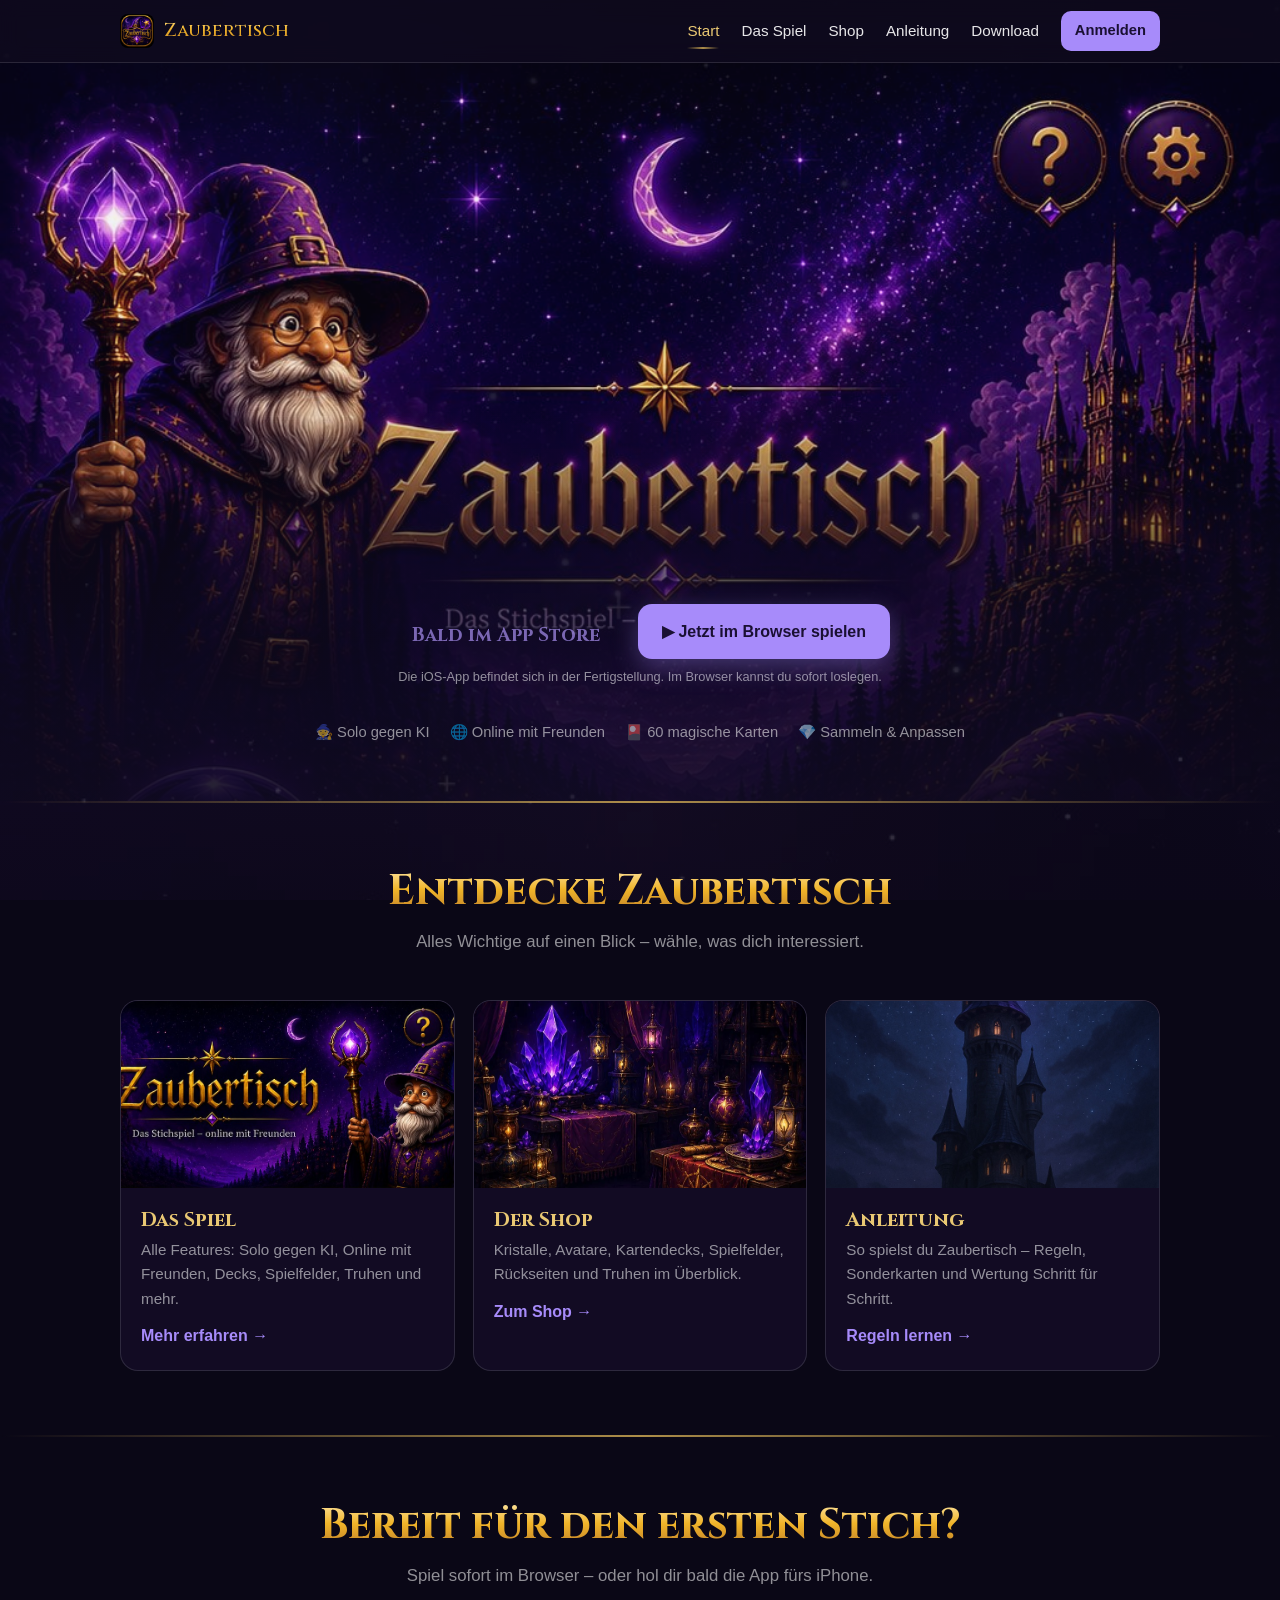
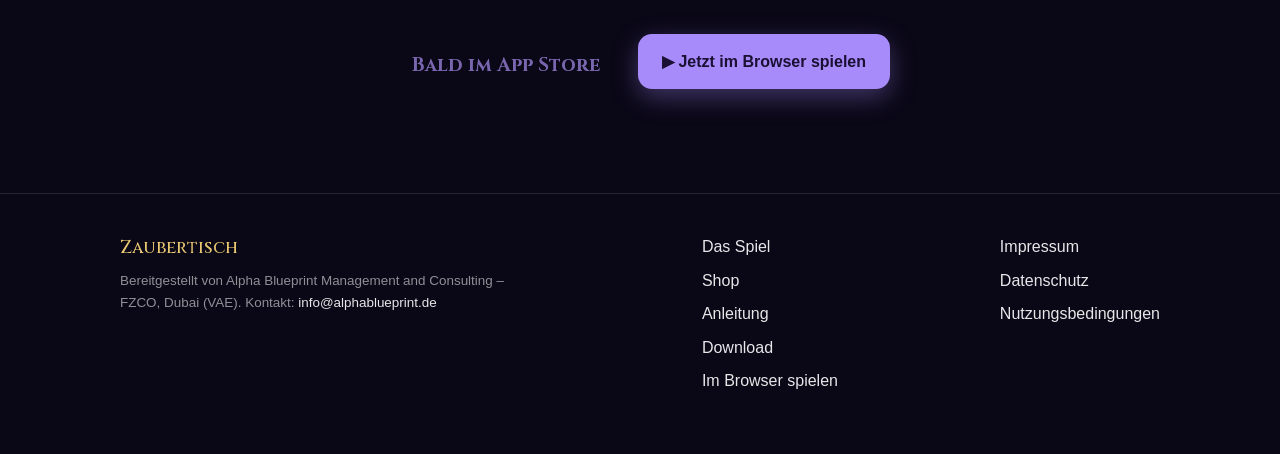
<file: index.html>
<!DOCTYPE html>
<html lang="de">
<head>
  <meta charset="UTF-8">
  <meta name="viewport" content="width=device-width, initial-scale=1">
  <title>Zaubertisch – Das magische Stich-Kartenspiel</title>
  <meta name="description" content="Zaubertisch: Das magische Stich- und Ansage-Kartenspiel. Solo gegen KI oder online mit Freunden. Jetzt im Browser spielen – bald im App Store.">
  <meta name="theme-color" content="#100a22">
  <meta property="og:title" content="Zaubertisch – Das magische Stich-Kartenspiel">
  <meta property="og:description" content="Solo gegen KI oder online mit Freunden. Jetzt im Browser spielen – bald im App Store.">
  <meta property="og:image" content="assets/icons/icon-512.png">
  <meta name="twitter:card" content="summary">
  <link rel="icon" href="assets/icons/icon-192.png">
  <link rel="apple-touch-icon" href="assets/icons/icon-1024.png">
  <link rel="manifest" href="manifest.webmanifest">
  <link rel="stylesheet" href="css/style.css?v=7">
</head>
<body data-page="start">
  <header class="site-header" id="site-header"></header>

  <main id="top">
    <!-- ============ HERO ============ -->
    <section class="hero">
      <div class="hero-media" aria-hidden="true"></div>
      <div class="wrap">
        <h1 class="sr-only">Zaubertisch – Das magische Stich- und Ansage-Kartenspiel</h1>
        <div class="hero-cta">
          <a class="btn btn-store is-soon" data-cta="appstore" role="button" aria-disabled="true">
            <span class="store-small"></span>
            <span class="store-big" data-cta-label>Bald im App Store</span>
          </a>
          <a class="btn btn-primary" data-cta="play" role="button">▶ Jetzt im Browser spielen</a>
        </div>
        <p class="store-hint">Die iOS-App befindet sich in der Fertigstellung. Im Browser kannst du sofort loslegen.</p>
        <div class="hero-badges">
          <span>🧙 Solo gegen KI</span>
          <span>🌐 Online mit Freunden</span>
          <span>🎴 60 magische Karten</span>
          <span>💎 Sammeln &amp; Anpassen</span>
        </div>
      </div>
    </section>

    <hr class="divider">

    <!-- ============ ÜBERSICHT / UNTERSEITEN ============ -->
    <section>
      <div class="wrap">
        <div class="section-head">
          <h2 class="goldtext">Entdecke Zaubertisch</h2>
          <p>Alles Wichtige auf einen Blick – wähle, was dich interessiert.</p>
        </div>
        <div class="home-cards">
          <a class="home-card" href="spiel.html">
            <div class="hc-media" style="background-image:url('assets/game/lobby/game-banner.jpg')"></div>
            <div class="hc-body">
              <h3>Das Spiel</h3>
              <p>Alle Features: Solo gegen KI, Online mit Freunden, Decks, Spielfelder, Truhen und mehr.</p>
              <span class="hc-arrow">Mehr erfahren →</span>
            </div>
          </a>
          <a class="home-card" href="shop.html">
            <div class="hc-media" style="background-image:url('assets/game/lobby/shop-hero.jpg')"></div>
            <div class="hc-body">
              <h3>Der Shop</h3>
              <p>Kristalle, Avatare, Kartendecks, Spielfelder, Rückseiten und Truhen im Überblick.</p>
              <span class="hc-arrow">Zum Shop →</span>
            </div>
          </a>
          <a class="home-card" href="anleitung.html">
            <div class="hc-media" style="background-image:url('assets/game/lobby/themes/table_magierturm.jpg')"></div>
            <div class="hc-body">
              <h3>Anleitung</h3>
              <p>So spielst du Zaubertisch – Regeln, Sonderkarten und Wertung Schritt für Schritt.</p>
              <span class="hc-arrow">Regeln lernen →</span>
            </div>
          </a>
        </div>
      </div>
    </section>

    <hr class="divider">

    <!-- ============ ABSCHLUSS-CTA ============ -->
    <section class="cta-band">
      <div class="wrap">
        <div class="section-head">
          <h2 class="goldtext">Bereit für den ersten Stich?</h2>
          <p>Spiel sofort im Browser – oder hol dir bald die App fürs iPhone.</p>
        </div>
        <div class="hero-cta">
          <a class="btn btn-store is-soon" data-cta="appstore" role="button" aria-disabled="true">
            <span class="store-small"></span>
            <span class="store-big" data-cta-label>Bald im App Store</span>
          </a>
          <a class="btn btn-primary" data-cta="play" role="button">▶ Jetzt im Browser spielen</a>
        </div>
      </div>
    </section>
  </main>

  <footer class="site-footer" id="site-footer"></footer>

  <script type="module" src="js/layout.js?v=7"></script>
</body>
</html>
</file>
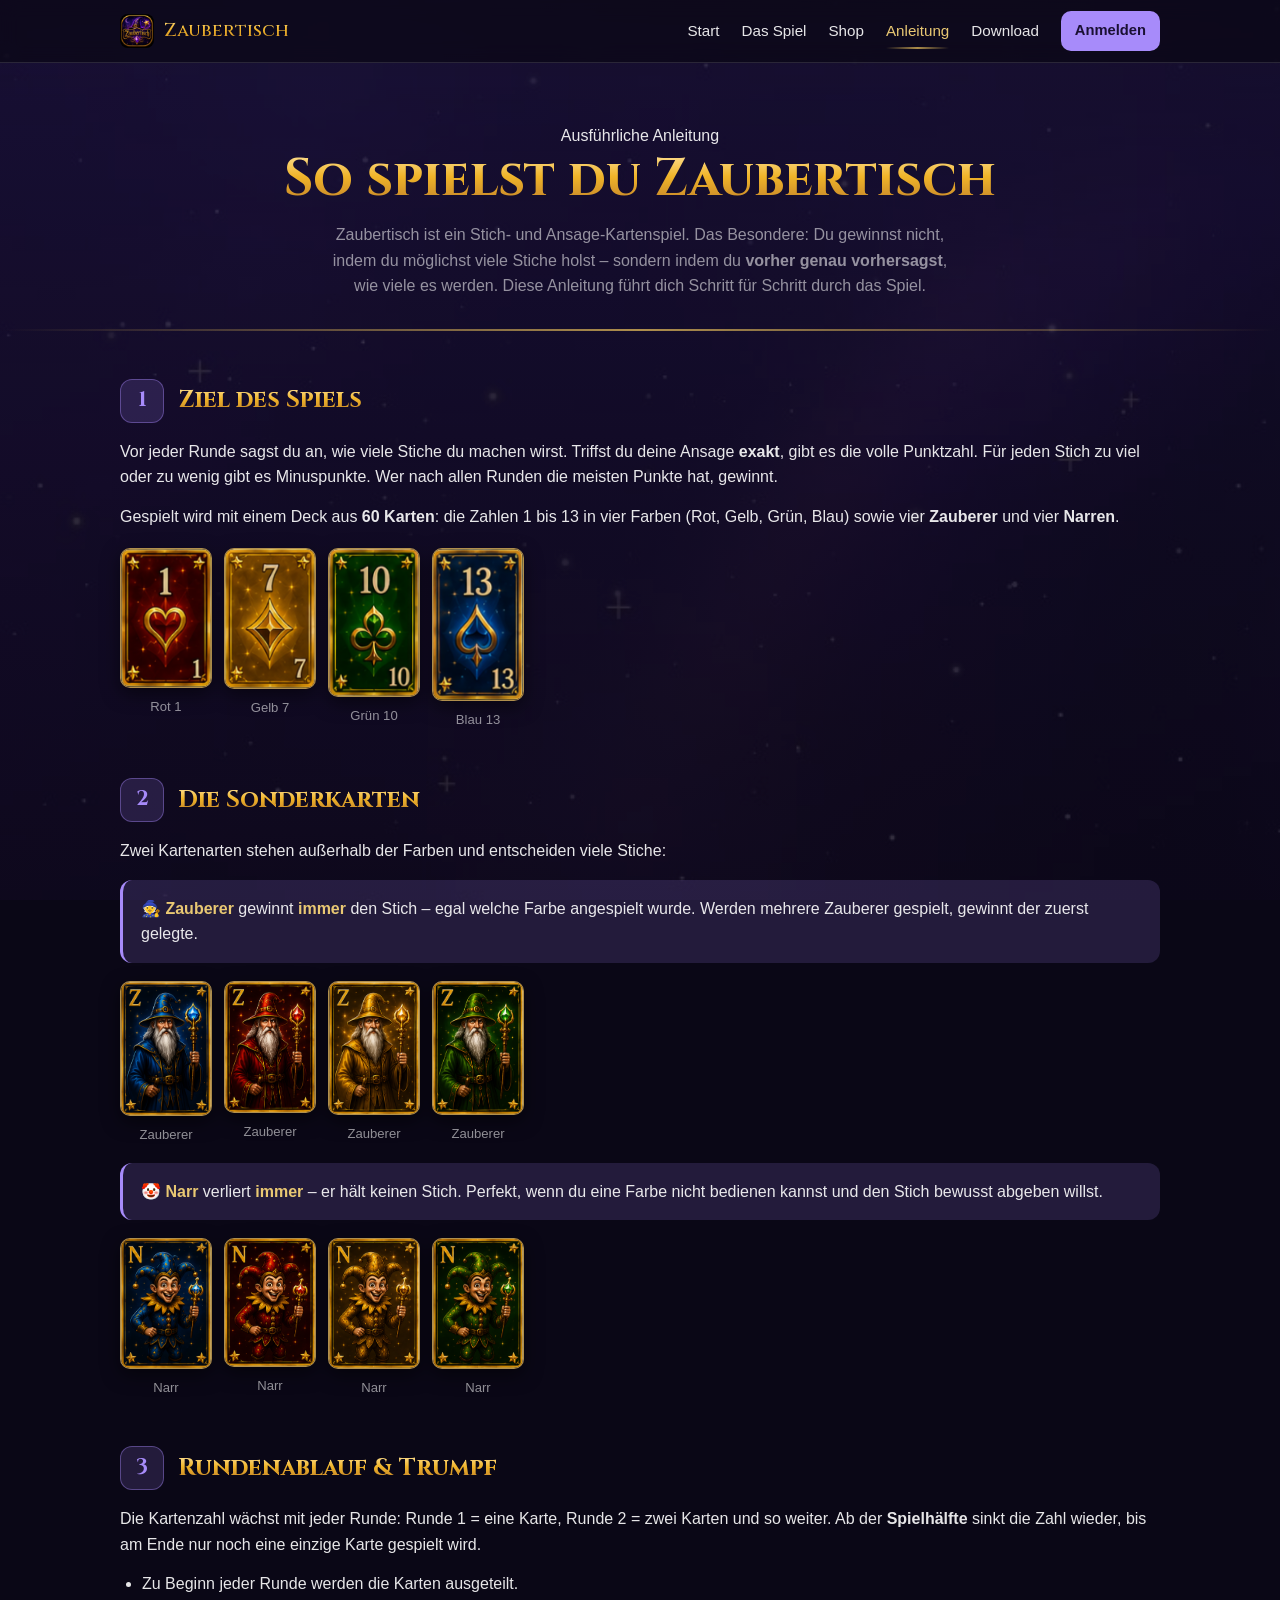
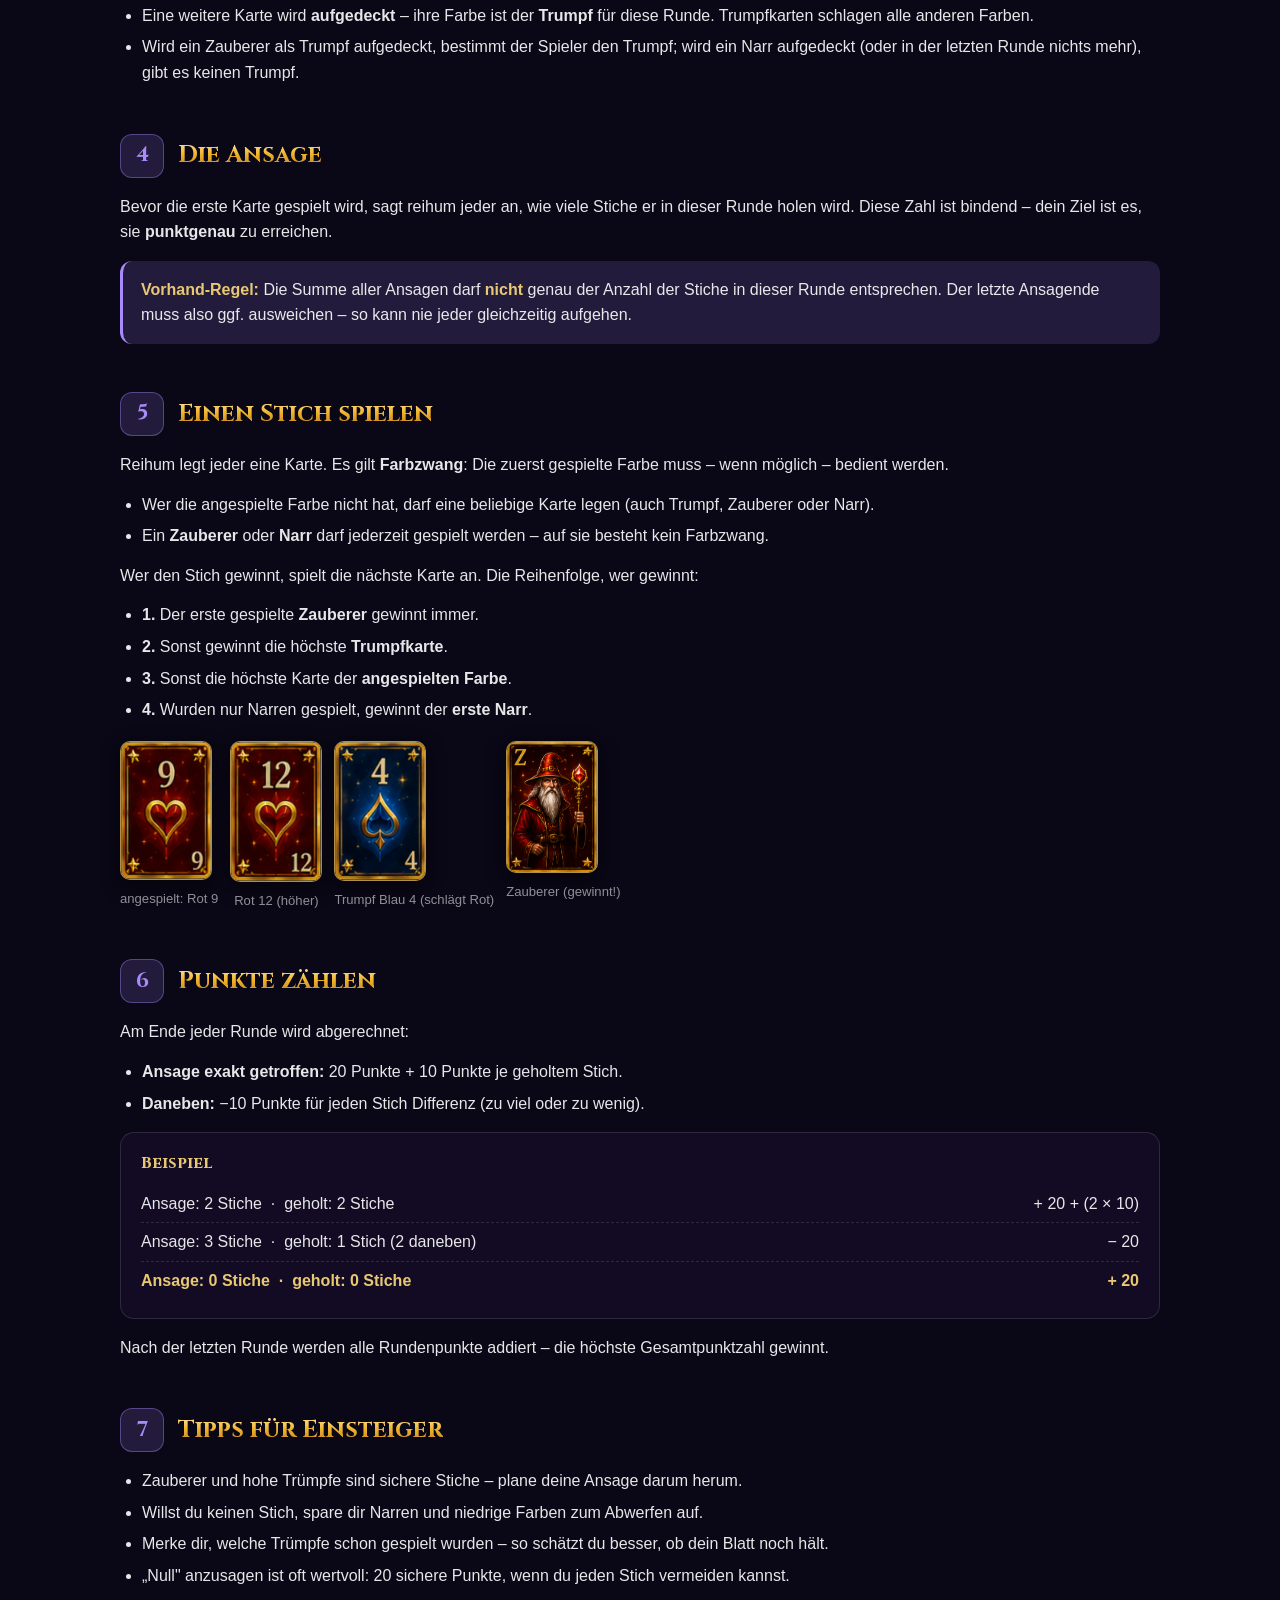
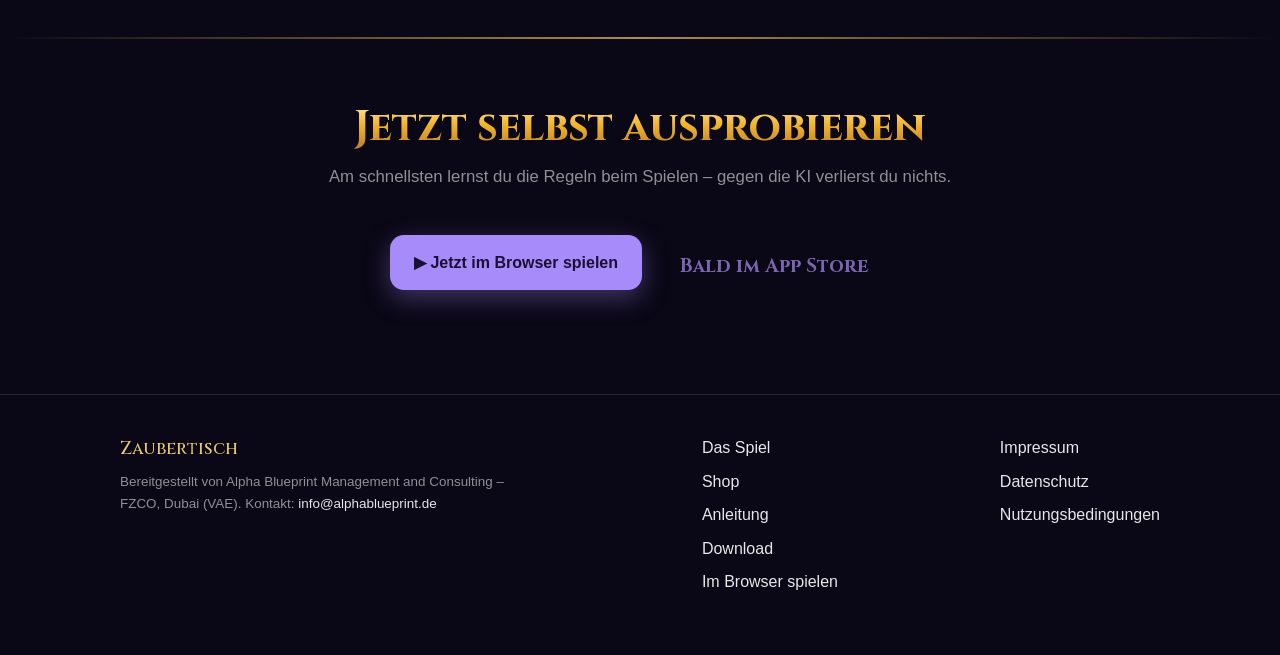
<file: anleitung.html>
<!DOCTYPE html>
<html lang="de">
<head>
  <meta charset="UTF-8">
  <meta name="viewport" content="width=device-width, initial-scale=1">
  <title>Spielanleitung – Zaubertisch</title>
  <meta name="description" content="Die ausführliche Anleitung zu Zaubertisch: Karten, Ansage, Trumpf, Stiche gewinnen und Punkte zählen – Schritt für Schritt mit Bildern.">
  <meta name="theme-color" content="#100a22">
  <meta property="og:title" content="Spielanleitung – Zaubertisch">
  <meta property="og:image" content="assets/icons/icon-512.png">
  <meta name="twitter:card" content="summary">
  <link rel="icon" href="assets/icons/icon-192.png">
  <link rel="apple-touch-icon" href="assets/icons/icon-1024.png">
  <link rel="manifest" href="manifest.webmanifest">
  <link rel="stylesheet" href="css/style.css?v=7">
</head>
<body data-page="anleitung">
  <header class="site-header" id="site-header"></header>

  <main>
    <section class="guide-hero">
      <div class="wrap">
        <span class="eyebrow">Ausführliche Anleitung</span>
        <h1 class="goldtext">So spielst du Zaubertisch</h1>
        <p>Zaubertisch ist ein Stich- und Ansage-Kartenspiel. Das Besondere: Du gewinnst nicht,
        indem du möglichst viele Stiche holst – sondern indem du <strong>vorher genau vorhersagst</strong>,
        wie viele es werden. Diese Anleitung führt dich Schritt für Schritt durch das Spiel.</p>
      </div>
    </section>

    <hr class="divider">

    <div class="wrap" style="padding-top:48px;">

      <!-- 1 -->
      <div class="step">
        <div class="step-head"><span class="step-num">1</span><h2 class="goldtext">Ziel des Spiels</h2></div>
        <p>Vor jeder Runde sagst du an, wie viele Stiche du machen wirst. Triffst du deine Ansage
        <strong>exakt</strong>, gibt es die volle Punktzahl. Für jeden Stich zu viel oder zu wenig
        gibt es Minuspunkte. Wer nach allen Runden die meisten Punkte hat, gewinnt.</p>
        <p>Gespielt wird mit einem Deck aus <strong>60 Karten</strong>: die Zahlen 1 bis 13 in vier
        Farben (Rot, Gelb, Grün, Blau) sowie vier <strong>Zauberer</strong> und vier <strong>Narren</strong>.</p>
        <div class="card-row">
          <figure><img class="card-img" src="assets/game/cards/R1.png" alt="Rote 1"><figcaption>Rot 1</figcaption></figure>
          <figure><img class="card-img" src="assets/game/cards/Y7.png" alt="Gelbe 7"><figcaption>Gelb 7</figcaption></figure>
          <figure><img class="card-img" src="assets/game/cards/G10.png" alt="Grüne 10"><figcaption>Grün 10</figcaption></figure>
          <figure><img class="card-img" src="assets/game/cards/B13.png" alt="Blaue 13"><figcaption>Blau 13</figcaption></figure>
        </div>
      </div>

      <!-- 2 -->
      <div class="step">
        <div class="step-head"><span class="step-num">2</span><h2 class="goldtext">Die Sonderkarten</h2></div>
        <p>Zwei Kartenarten stehen außerhalb der Farben und entscheiden viele Stiche:</p>
        <div class="callout">
          <strong>🧙 Zauberer</strong> gewinnt <strong>immer</strong> den Stich – egal welche Farbe angespielt
          wurde. Werden mehrere Zauberer gespielt, gewinnt der zuerst gelegte.
        </div>
        <div class="card-row">
          <figure><img class="card-img" src="assets/game/cards/Z1.png" alt="Zauberer"><figcaption>Zauberer</figcaption></figure>
          <figure><img class="card-img" src="assets/game/cards/Z2.png" alt="Zauberer"><figcaption>Zauberer</figcaption></figure>
          <figure><img class="card-img" src="assets/game/cards/Z3.png" alt="Zauberer"><figcaption>Zauberer</figcaption></figure>
          <figure><img class="card-img" src="assets/game/cards/Z4.png" alt="Zauberer"><figcaption>Zauberer</figcaption></figure>
        </div>
        <div class="callout">
          <strong>🤡 Narr</strong> verliert <strong>immer</strong> – er hält keinen Stich. Perfekt, wenn du
          eine Farbe nicht bedienen kannst und den Stich bewusst abgeben willst.
        </div>
        <div class="card-row">
          <figure><img class="card-img" src="assets/game/cards/N1.png" alt="Narr"><figcaption>Narr</figcaption></figure>
          <figure><img class="card-img" src="assets/game/cards/N2.png" alt="Narr"><figcaption>Narr</figcaption></figure>
          <figure><img class="card-img" src="assets/game/cards/N3.png" alt="Narr"><figcaption>Narr</figcaption></figure>
          <figure><img class="card-img" src="assets/game/cards/N4.png" alt="Narr"><figcaption>Narr</figcaption></figure>
        </div>
      </div>

      <!-- 3 -->
      <div class="step">
        <div class="step-head"><span class="step-num">3</span><h2 class="goldtext">Rundenablauf &amp; Trumpf</h2></div>
        <p>Die Kartenzahl wächst mit jeder Runde: Runde 1 = eine Karte, Runde 2 = zwei Karten und so
        weiter. Ab der <strong>Spielhälfte</strong> sinkt die Zahl wieder, bis am Ende nur noch eine
        einzige Karte gespielt wird.</p>
        <ul>
          <li>Zu Beginn jeder Runde werden die Karten ausgeteilt.</li>
          <li>Eine weitere Karte wird <strong>aufgedeckt</strong> – ihre Farbe ist der <strong>Trumpf</strong>
          für diese Runde. Trumpfkarten schlagen alle anderen Farben.</li>
          <li>Wird ein Zauberer als Trumpf aufgedeckt, bestimmt der Spieler den Trumpf; wird ein Narr
          aufgedeckt (oder in der letzten Runde nichts mehr), gibt es keinen Trumpf.</li>
        </ul>
      </div>

      <!-- 4 -->
      <div class="step">
        <div class="step-head"><span class="step-num">4</span><h2 class="goldtext">Die Ansage</h2></div>
        <p>Bevor die erste Karte gespielt wird, sagt reihum jeder an, wie viele Stiche er in dieser
        Runde holen wird. Diese Zahl ist bindend – dein Ziel ist es, sie <strong>punktgenau</strong>
        zu erreichen.</p>
        <div class="callout">
          <strong>Vorhand-Regel:</strong> Die Summe aller Ansagen darf <strong>nicht</strong> genau der
          Anzahl der Stiche in dieser Runde entsprechen. Der letzte Ansagende muss also ggf. ausweichen –
          so kann nie jeder gleichzeitig aufgehen.
        </div>
      </div>

      <!-- 5 -->
      <div class="step">
        <div class="step-head"><span class="step-num">5</span><h2 class="goldtext">Einen Stich spielen</h2></div>
        <p>Reihum legt jeder eine Karte. Es gilt <strong>Farbzwang</strong>: Die zuerst gespielte Farbe
        muss – wenn möglich – bedient werden.</p>
        <ul>
          <li>Wer die angespielte Farbe nicht hat, darf eine beliebige Karte legen (auch Trumpf, Zauberer oder Narr).</li>
          <li>Ein <strong>Zauberer</strong> oder <strong>Narr</strong> darf jederzeit gespielt werden – auf sie besteht kein Farbzwang.</li>
        </ul>
        <p>Wer den Stich gewinnt, spielt die nächste Karte an. Die Reihenfolge, wer gewinnt:</p>
        <ul>
          <li><strong>1.</strong> Der erste gespielte <strong>Zauberer</strong> gewinnt immer.</li>
          <li><strong>2.</strong> Sonst gewinnt die höchste <strong>Trumpfkarte</strong>.</li>
          <li><strong>3.</strong> Sonst die höchste Karte der <strong>angespielten Farbe</strong>.</li>
          <li><strong>4.</strong> Wurden nur Narren gespielt, gewinnt der <strong>erste Narr</strong>.</li>
        </ul>
        <div class="card-row">
          <figure><img class="card-img" src="assets/game/cards/R9.png" alt="Rot 9 angespielt"><figcaption>angespielt: Rot 9</figcaption></figure>
          <figure><img class="card-img" src="assets/game/cards/R12.png" alt="Rot 12"><figcaption>Rot 12 (höher)</figcaption></figure>
          <figure><img class="card-img" src="assets/game/cards/B4.png" alt="Blau 4 Trumpf"><figcaption>Trumpf Blau 4 (schlägt Rot)</figcaption></figure>
          <figure><img class="card-img" src="assets/game/cards/Z2.png" alt="Zauberer"><figcaption>Zauberer (gewinnt!)</figcaption></figure>
        </div>
      </div>

      <!-- 6 -->
      <div class="step">
        <div class="step-head"><span class="step-num">6</span><h2 class="goldtext">Punkte zählen</h2></div>
        <p>Am Ende jeder Runde wird abgerechnet:</p>
        <ul>
          <li><strong>Ansage exakt getroffen:</strong> 20 Punkte + 10 Punkte je geholtem Stich.</li>
          <li><strong>Daneben:</strong> −10 Punkte für jeden Stich Differenz (zu viel oder zu wenig).</li>
        </ul>
        <div class="example">
          <h4>Beispiel</h4>
          <div class="score-line"><span>Ansage: 2 Stiche &nbsp;·&nbsp; geholt: 2 Stiche</span><span>+ 20 + (2 × 10)</span></div>
          <div class="score-line"><span>Ansage: 3 Stiche &nbsp;·&nbsp; geholt: 1 Stich (2 daneben)</span><span>− 20</span></div>
          <div class="score-line"><span>Ansage: 0 Stiche &nbsp;·&nbsp; geholt: 0 Stiche</span><span>+ 20</span></div>
        </div>
        <p>Nach der letzten Runde werden alle Rundenpunkte addiert – die höchste Gesamtpunktzahl gewinnt.</p>
      </div>

      <!-- 7 -->
      <div class="step">
        <div class="step-head"><span class="step-num">7</span><h2 class="goldtext">Tipps für Einsteiger</h2></div>
        <ul>
          <li>Zauberer und hohe Trümpfe sind sichere Stiche – plane deine Ansage darum herum.</li>
          <li>Willst du keinen Stich, spare dir Narren und niedrige Farben zum Abwerfen auf.</li>
          <li>Merke dir, welche Trümpfe schon gespielt wurden – so schätzt du besser, ob dein Blatt noch hält.</li>
          <li>„Null" anzusagen ist oft wertvoll: 20 sichere Punkte, wenn du jeden Stich vermeiden kannst.</li>
        </ul>
      </div>

    </div>

    <hr class="divider">

    <section class="cta-band">
      <div class="wrap">
        <div class="section-head">
          <h2 class="goldtext">Jetzt selbst ausprobieren</h2>
          <p>Am schnellsten lernst du die Regeln beim Spielen – gegen die KI verlierst du nichts.</p>
        </div>
        <div class="hero-cta">
          <a class="btn btn-primary" data-cta="play" role="button">▶ Jetzt im Browser spielen</a>
          <a class="btn btn-store is-soon" data-cta="appstore" role="button" aria-disabled="true">
            <span class="store-small"></span>
            <span class="store-big" data-cta-label>Bald im App Store</span>
          </a>
        </div>
      </div>
    </section>
  </main>

  <footer class="site-footer" id="site-footer"></footer>

  <script type="module" src="js/layout.js?v=7"></script>
</body>
</html>
</file>
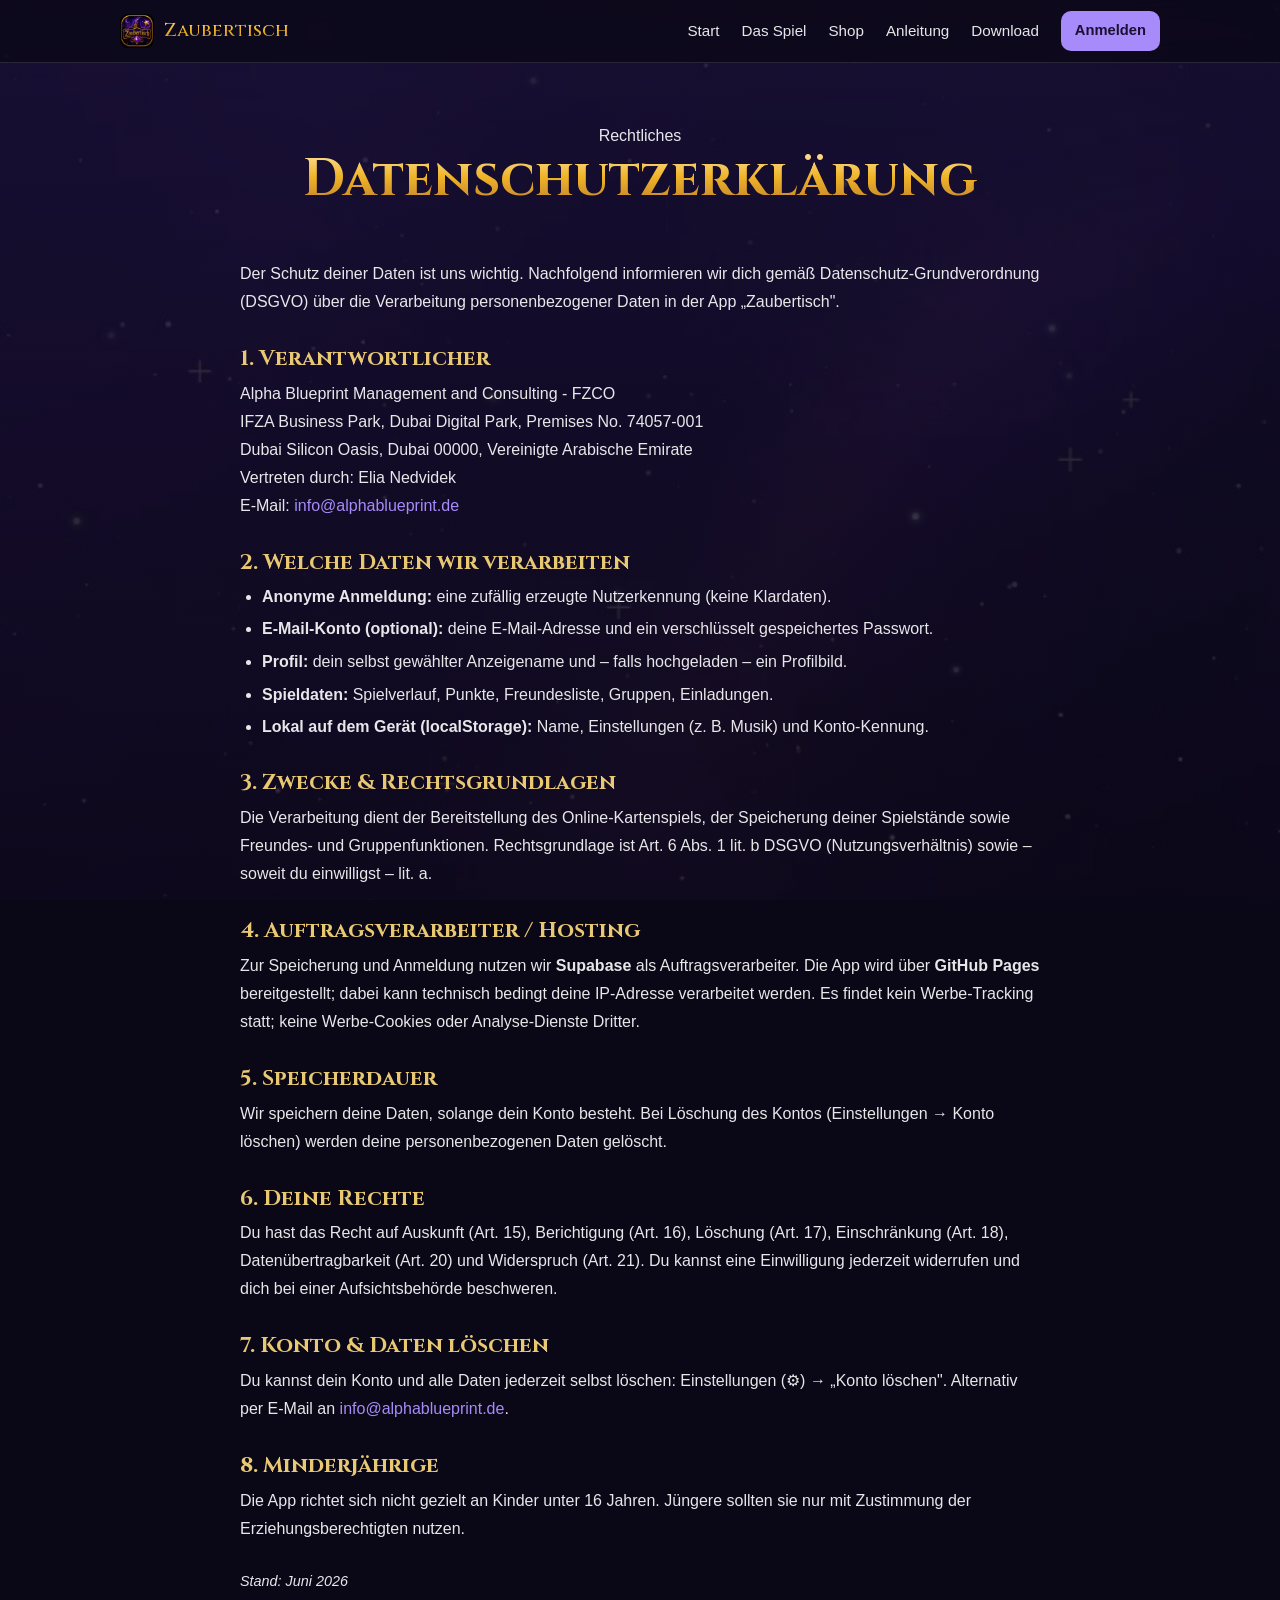
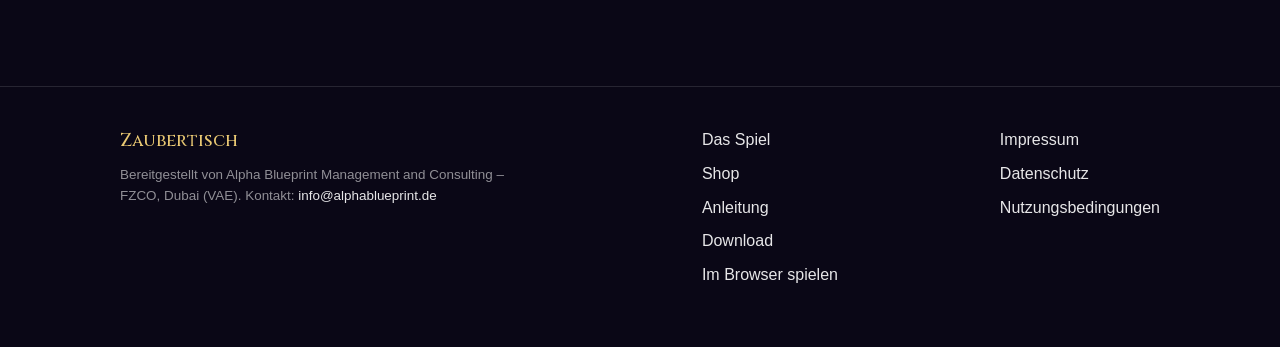
<file: datenschutz.html>
<!DOCTYPE html>
<html lang="de">
<head>
  <meta charset="UTF-8">
  <meta name="viewport" content="width=device-width, initial-scale=1">
  <title>Datenschutzerklärung – Zaubertisch</title>
  <meta name="description" content="Datenschutzerklärung zu Zaubertisch – Informationen zur Verarbeitung personenbezogener Daten gemäß DSGVO.">
  <meta name="theme-color" content="#100a22">
  <link rel="icon" href="assets/icons/icon-192.png">
  <link rel="apple-touch-icon" href="assets/icons/icon-1024.png">
  <link rel="manifest" href="manifest.webmanifest">
  <link rel="stylesheet" href="css/style.css?v=7">
</head>
<body data-page="datenschutz">
  <header class="site-header" id="site-header"></header>

  <main>
    <section class="guide-hero">
      <div class="wrap">
        <span class="eyebrow">Rechtliches</span>
        <h1 class="goldtext">Datenschutzerklärung</h1>
      </div>
    </section>

    <div class="wrap">
      <div class="legal-page">
        <p>Der Schutz deiner Daten ist uns wichtig. Nachfolgend informieren wir dich gemäß Datenschutz-Grundverordnung (DSGVO) über die Verarbeitung personenbezogener Daten in der App „Zaubertisch".</p>

        <h2>1. Verantwortlicher</h2>
        <p>Alpha Blueprint Management and Consulting - FZCO<br>
           IFZA Business Park, Dubai Digital Park, Premises No. 74057-001<br>
           Dubai Silicon Oasis, Dubai 00000, Vereinigte Arabische Emirate<br>
           Vertreten durch: Elia Nedvidek<br>
           E-Mail: <a href="mailto:info@alphablueprint.de">info@alphablueprint.de</a></p>

        <h2>2. Welche Daten wir verarbeiten</h2>
        <ul>
          <li><strong>Anonyme Anmeldung:</strong> eine zufällig erzeugte Nutzerkennung (keine Klardaten).</li>
          <li><strong>E-Mail-Konto (optional):</strong> deine E-Mail-Adresse und ein verschlüsselt gespeichertes Passwort.</li>
          <li><strong>Profil:</strong> dein selbst gewählter Anzeigename und – falls hochgeladen – ein Profilbild.</li>
          <li><strong>Spieldaten:</strong> Spielverlauf, Punkte, Freundesliste, Gruppen, Einladungen.</li>
          <li><strong>Lokal auf dem Gerät (localStorage):</strong> Name, Einstellungen (z. B. Musik) und Konto-Kennung.</li>
        </ul>

        <h2>3. Zwecke &amp; Rechtsgrundlagen</h2>
        <p>Die Verarbeitung dient der Bereitstellung des Online-Kartenspiels, der Speicherung deiner Spielstände sowie Freundes- und Gruppenfunktionen. Rechtsgrundlage ist Art. 6 Abs. 1 lit. b DSGVO (Nutzungsverhältnis) sowie – soweit du einwilligst – lit. a.</p>

        <h2>4. Auftragsverarbeiter / Hosting</h2>
        <p>Zur Speicherung und Anmeldung nutzen wir <strong>Supabase</strong> als Auftragsverarbeiter. Die App wird über <strong>GitHub Pages</strong> bereitgestellt; dabei kann technisch bedingt deine IP-Adresse verarbeitet werden. Es findet kein Werbe-Tracking statt; keine Werbe-Cookies oder Analyse-Dienste Dritter.</p>

        <h2>5. Speicherdauer</h2>
        <p>Wir speichern deine Daten, solange dein Konto besteht. Bei Löschung des Kontos (Einstellungen → Konto löschen) werden deine personenbezogenen Daten gelöscht.</p>

        <h2>6. Deine Rechte</h2>
        <p>Du hast das Recht auf Auskunft (Art. 15), Berichtigung (Art. 16), Löschung (Art. 17), Einschränkung (Art. 18), Datenübertragbarkeit (Art. 20) und Widerspruch (Art. 21). Du kannst eine Einwilligung jederzeit widerrufen und dich bei einer Aufsichtsbehörde beschweren.</p>

        <h2>7. Konto &amp; Daten löschen</h2>
        <p>Du kannst dein Konto und alle Daten jederzeit selbst löschen: Einstellungen (⚙) → „Konto löschen". Alternativ per E-Mail an <a href="mailto:info@alphablueprint.de">info@alphablueprint.de</a>.</p>

        <h2>8. Minderjährige</h2>
        <p>Die App richtet sich nicht gezielt an Kinder unter 16 Jahren. Jüngere sollten sie nur mit Zustimmung der Erziehungsberechtigten nutzen.</p>

        <p class="legal-stand">Stand: Juni 2026</p>
      </div>
    </div>
  </main>

  <footer class="site-footer" id="site-footer"></footer>
  <script type="module" src="js/layout.js?v=7"></script>
</body>
</html>
</file>
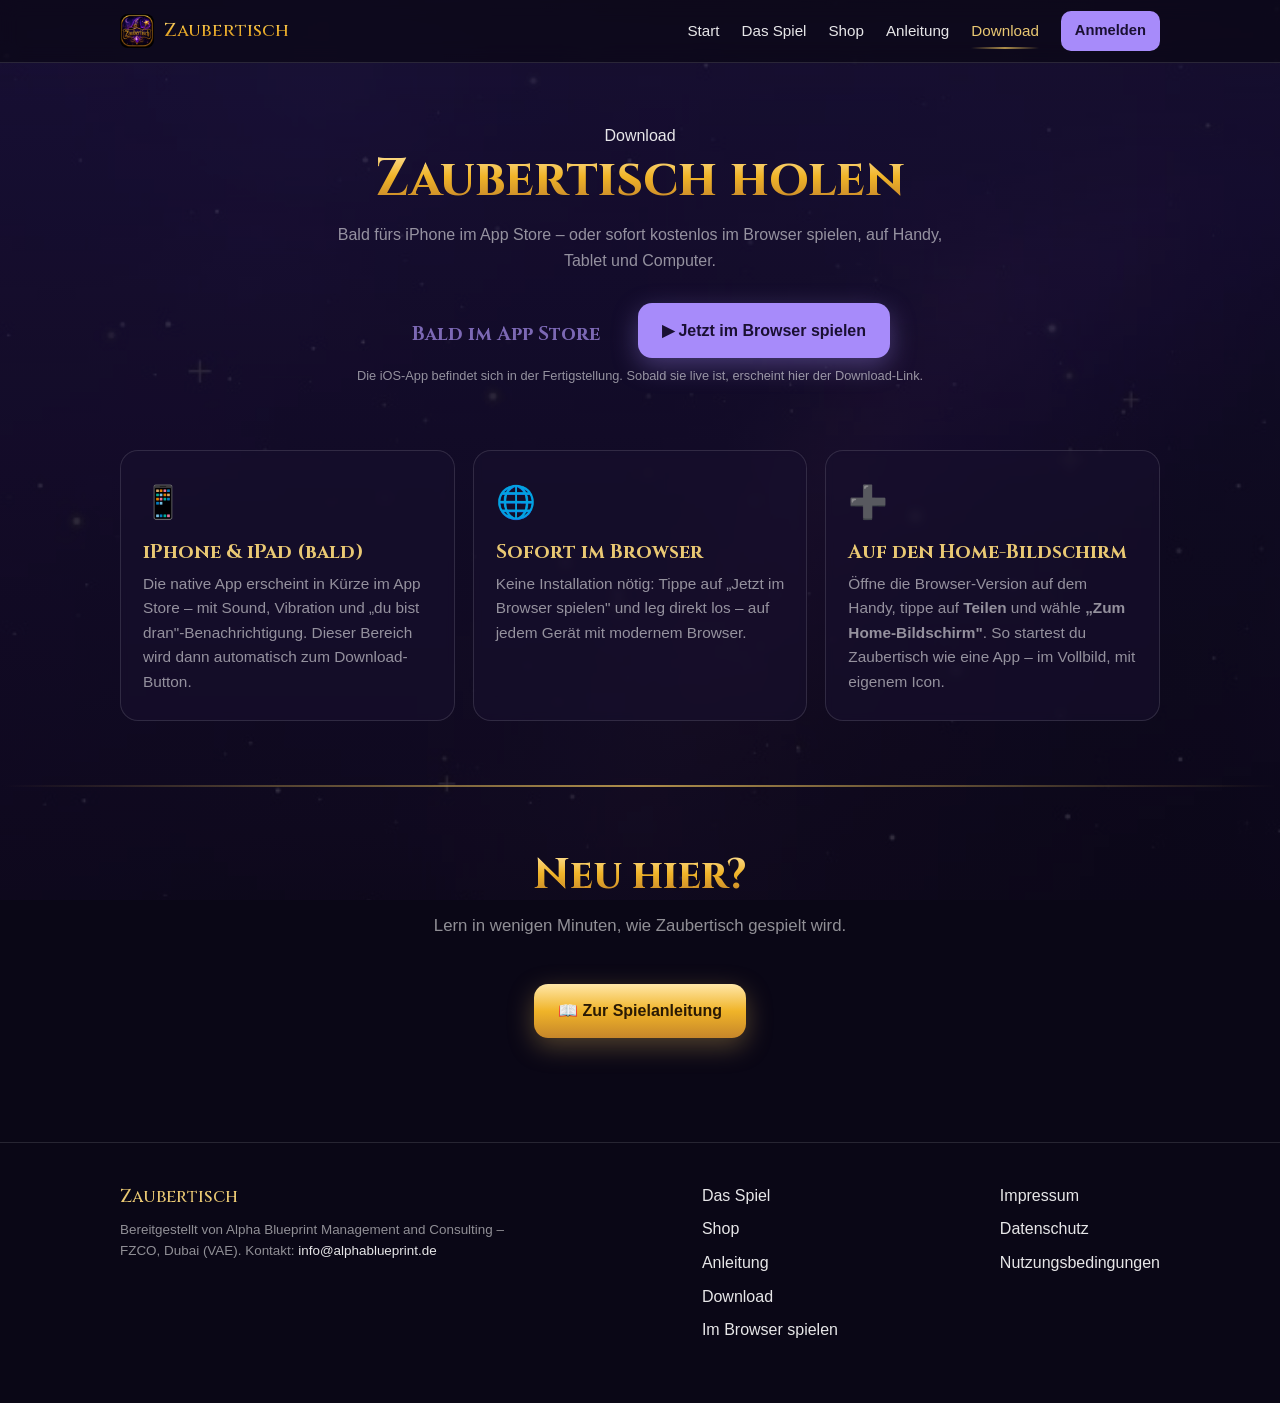
<file: download.html>
<!DOCTYPE html>
<html lang="de">
<head>
  <meta charset="UTF-8">
  <meta name="viewport" content="width=device-width, initial-scale=1">
  <title>Download – Zaubertisch</title>
  <meta name="description" content="Zaubertisch herunterladen: bald im App Store fürs iPhone – oder sofort kostenlos im Browser spielen. So installierst du das Spiel auf dem Home-Bildschirm.">
  <meta name="theme-color" content="#100a22">
  <meta property="og:title" content="Download – Zaubertisch">
  <meta property="og:image" content="assets/icons/icon-512.png">
  <meta name="twitter:card" content="summary">
  <link rel="icon" href="assets/icons/icon-192.png">
  <link rel="apple-touch-icon" href="assets/icons/icon-1024.png">
  <link rel="manifest" href="manifest.webmanifest">
  <link rel="stylesheet" href="css/style.css?v=7">
</head>
<body data-page="download">
  <header class="site-header" id="site-header"></header>

  <main>
    <section class="guide-hero">
      <div class="wrap">
        <span class="eyebrow">Download</span>
        <h1 class="goldtext">Zaubertisch holen</h1>
        <p>Bald fürs iPhone im App Store – oder sofort kostenlos im Browser spielen,
        auf Handy, Tablet und Computer.</p>
      </div>
    </section>

    <div class="wrap">
      <div class="hero-cta" style="justify-content:center; margin-bottom:8px;">
        <a class="btn btn-store is-soon" data-cta="appstore" role="button" aria-disabled="true">
          <span class="store-small"></span>
          <span class="store-big" data-cta-label>Bald im App Store</span>
        </a>
        <a class="btn btn-primary" data-cta="play" role="button">▶ Jetzt im Browser spielen</a>
      </div>
      <p class="store-hint" style="text-align:center;">Die iOS-App befindet sich in der Fertigstellung. Sobald sie live ist, erscheint hier der Download-Link.</p>
    </div>

    <section>
      <div class="wrap">
        <div class="features">
          <div class="feature">
            <div class="f-ic">📱</div>
            <h3>iPhone &amp; iPad (bald)</h3>
            <p>Die native App erscheint in Kürze im App Store – mit Sound, Vibration
            und „du bist dran"-Benachrichtigung. Dieser Bereich wird dann automatisch
            zum Download-Button.</p>
          </div>
          <div class="feature">
            <div class="f-ic">🌐</div>
            <h3>Sofort im Browser</h3>
            <p>Keine Installation nötig: Tippe auf „Jetzt im Browser spielen" und leg
            direkt los – auf jedem Gerät mit modernem Browser.</p>
          </div>
          <div class="feature">
            <div class="f-ic">➕</div>
            <h3>Auf den Home-Bildschirm</h3>
            <p>Öffne die Browser-Version auf dem Handy, tippe auf <strong>Teilen</strong>
            und wähle <strong>„Zum Home-Bildschirm"</strong>. So startest du Zaubertisch
            wie eine App – im Vollbild, mit eigenem Icon.</p>
          </div>
        </div>
      </div>
    </section>

    <hr class="divider">

    <section class="cta-band">
      <div class="wrap">
        <div class="section-head">
          <h2 class="goldtext">Neu hier?</h2>
          <p>Lern in wenigen Minuten, wie Zaubertisch gespielt wird.</p>
        </div>
        <a class="btn btn-gold" href="anleitung.html">📖 Zur Spielanleitung</a>
      </div>
    </section>
  </main>

  <footer class="site-footer" id="site-footer"></footer>

  <script type="module" src="js/layout.js?v=7"></script>
</body>
</html>
</file>
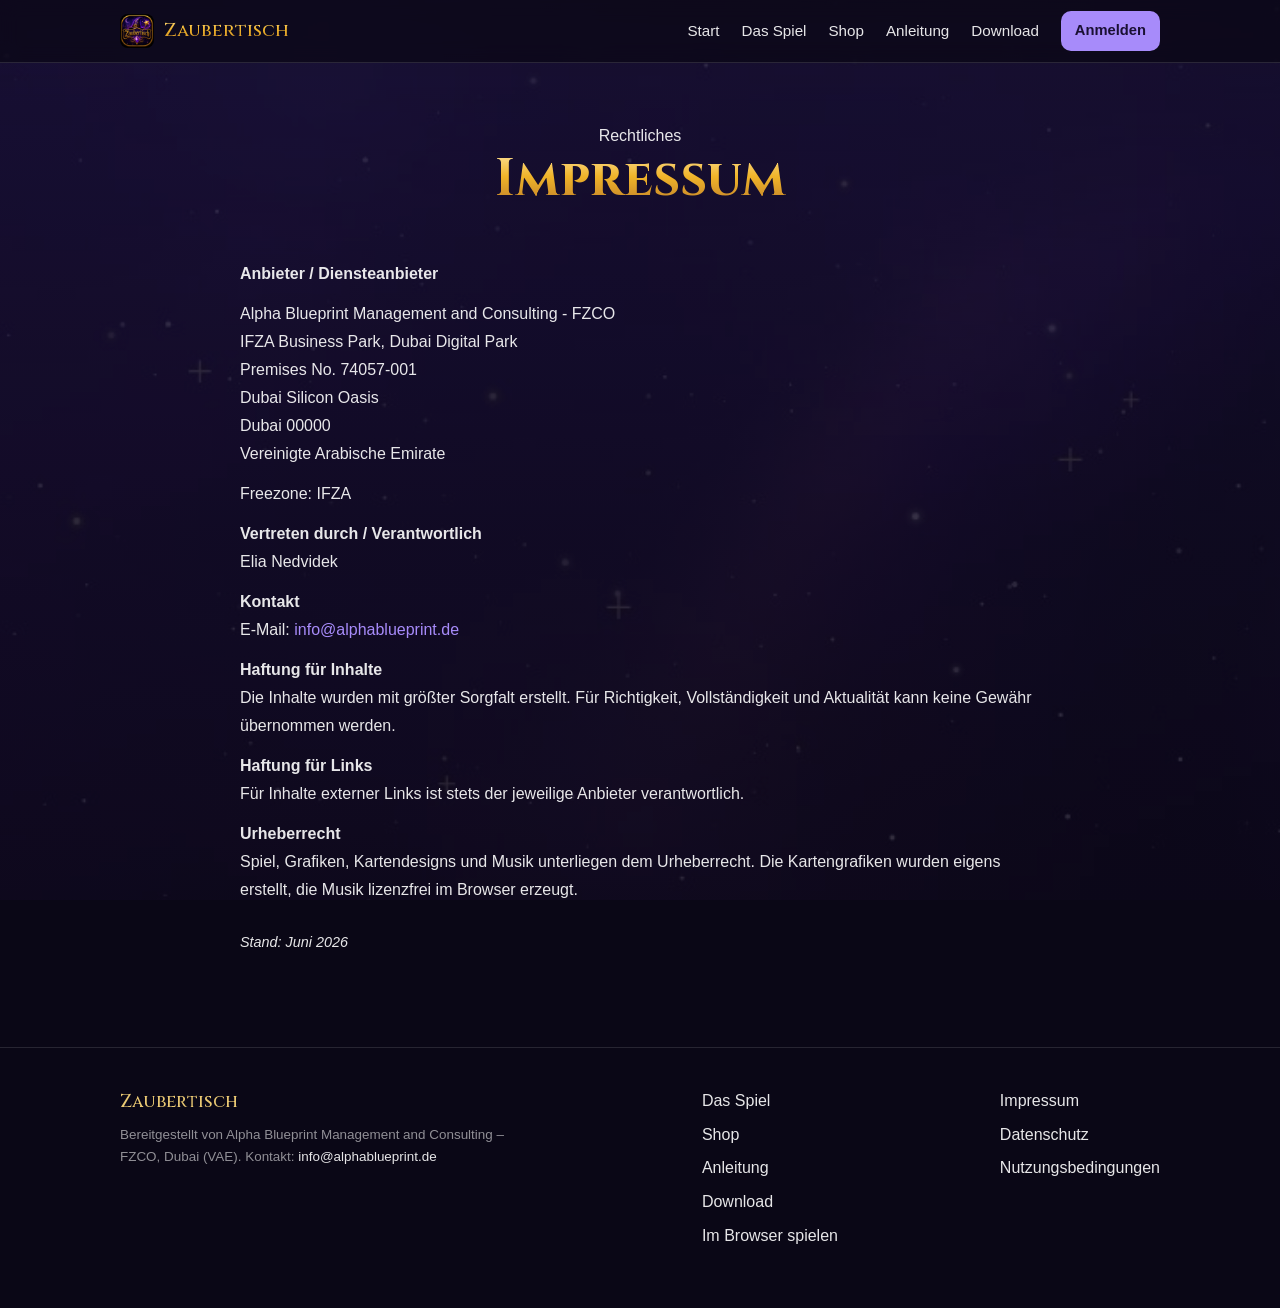
<file: impressum.html>
<!DOCTYPE html>
<html lang="de">
<head>
  <meta charset="UTF-8">
  <meta name="viewport" content="width=device-width, initial-scale=1">
  <title>Impressum – Zaubertisch</title>
  <meta name="description" content="Impressum – Anbieter von Zaubertisch: Alpha Blueprint Management and Consulting – FZCO.">
  <meta name="theme-color" content="#100a22">
  <link rel="icon" href="assets/icons/icon-192.png">
  <link rel="apple-touch-icon" href="assets/icons/icon-1024.png">
  <link rel="manifest" href="manifest.webmanifest">
  <link rel="stylesheet" href="css/style.css?v=7">
</head>
<body data-page="impressum">
  <header class="site-header" id="site-header"></header>

  <main>
    <section class="guide-hero">
      <div class="wrap">
        <span class="eyebrow">Rechtliches</span>
        <h1 class="goldtext">Impressum</h1>
      </div>
    </section>

    <div class="wrap">
      <div class="legal-page">
        <p><strong>Anbieter / Diensteanbieter</strong></p>
        <p>Alpha Blueprint Management and Consulting - FZCO<br>
           IFZA Business Park, Dubai Digital Park<br>
           Premises No. 74057-001<br>
           Dubai Silicon Oasis<br>
           Dubai 00000<br>
           Vereinigte Arabische Emirate</p>
        <p>Freezone: IFZA</p>
        <p><strong>Vertreten durch / Verantwortlich</strong><br>Elia Nedvidek</p>
        <p><strong>Kontakt</strong><br>E-Mail: <a href="mailto:info@alphablueprint.de">info@alphablueprint.de</a></p>
        <p><strong>Haftung für Inhalte</strong><br>Die Inhalte wurden mit größter Sorgfalt erstellt. Für Richtigkeit, Vollständigkeit und Aktualität kann keine Gewähr übernommen werden.</p>
        <p><strong>Haftung für Links</strong><br>Für Inhalte externer Links ist stets der jeweilige Anbieter verantwortlich.</p>
        <p><strong>Urheberrecht</strong><br>Spiel, Grafiken, Kartendesigns und Musik unterliegen dem Urheberrecht. Die Kartengrafiken wurden eigens erstellt, die Musik lizenzfrei im Browser erzeugt.</p>
        <p class="legal-stand">Stand: Juni 2026</p>
      </div>
    </div>
  </main>

  <footer class="site-footer" id="site-footer"></footer>
  <script type="module" src="js/layout.js?v=7"></script>
</body>
</html>
</file>
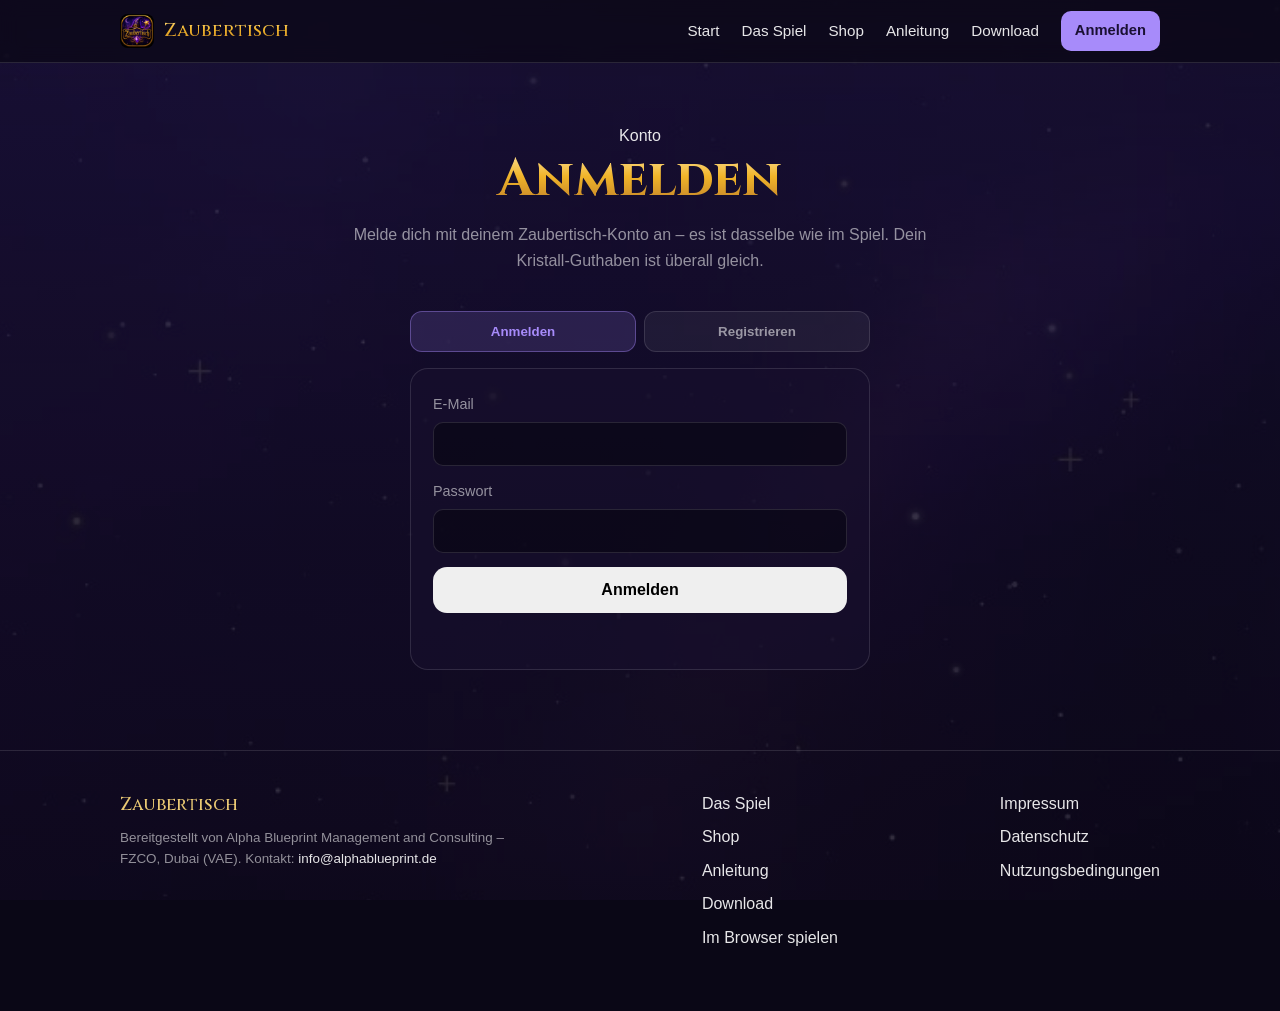
<file: konto.html>
<!DOCTYPE html>
<html lang="de">
<head>
  <meta charset="UTF-8">
  <meta name="viewport" content="width=device-width, initial-scale=1">
  <title>Konto – Zaubertisch</title>
  <meta name="description" content="Melde dich bei Zaubertisch an und sieh dein Kristall-Guthaben – dasselbe Konto wie im Spiel.">
  <meta name="theme-color" content="#100a22">
  <meta name="robots" content="noindex">
  <link rel="icon" href="assets/icons/icon-192.png">
  <link rel="apple-touch-icon" href="assets/icons/icon-1024.png">
  <link rel="manifest" href="manifest.webmanifest">
  <link rel="stylesheet" href="css/style.css?v=7">
</head>
<body data-page="konto">
  <header class="site-header" id="site-header"></header>

  <main>
    <section class="guide-hero">
      <div class="wrap">
        <span class="eyebrow">Konto</span>
        <h1 class="goldtext">Anmelden</h1>
        <p>Melde dich mit deinem Zaubertisch-Konto an – es ist dasselbe wie im Spiel.
        Dein Kristall-Guthaben ist überall gleich.</p>
      </div>
    </section>

    <div class="wrap">
      <div class="account-wrap" id="account-page">
        <!-- js/auth.js füllt hier je nach Login-Status Formular oder Guthaben ein -->
      </div>
    </div>
  </main>

  <footer class="site-footer" id="site-footer"></footer>

  <script type="module" src="js/layout.js?v=7"></script>
  <script type="module">
    import { initAccountPage } from './js/auth.js';
    initAccountPage();
  </script>
</body>
</html>
</file>
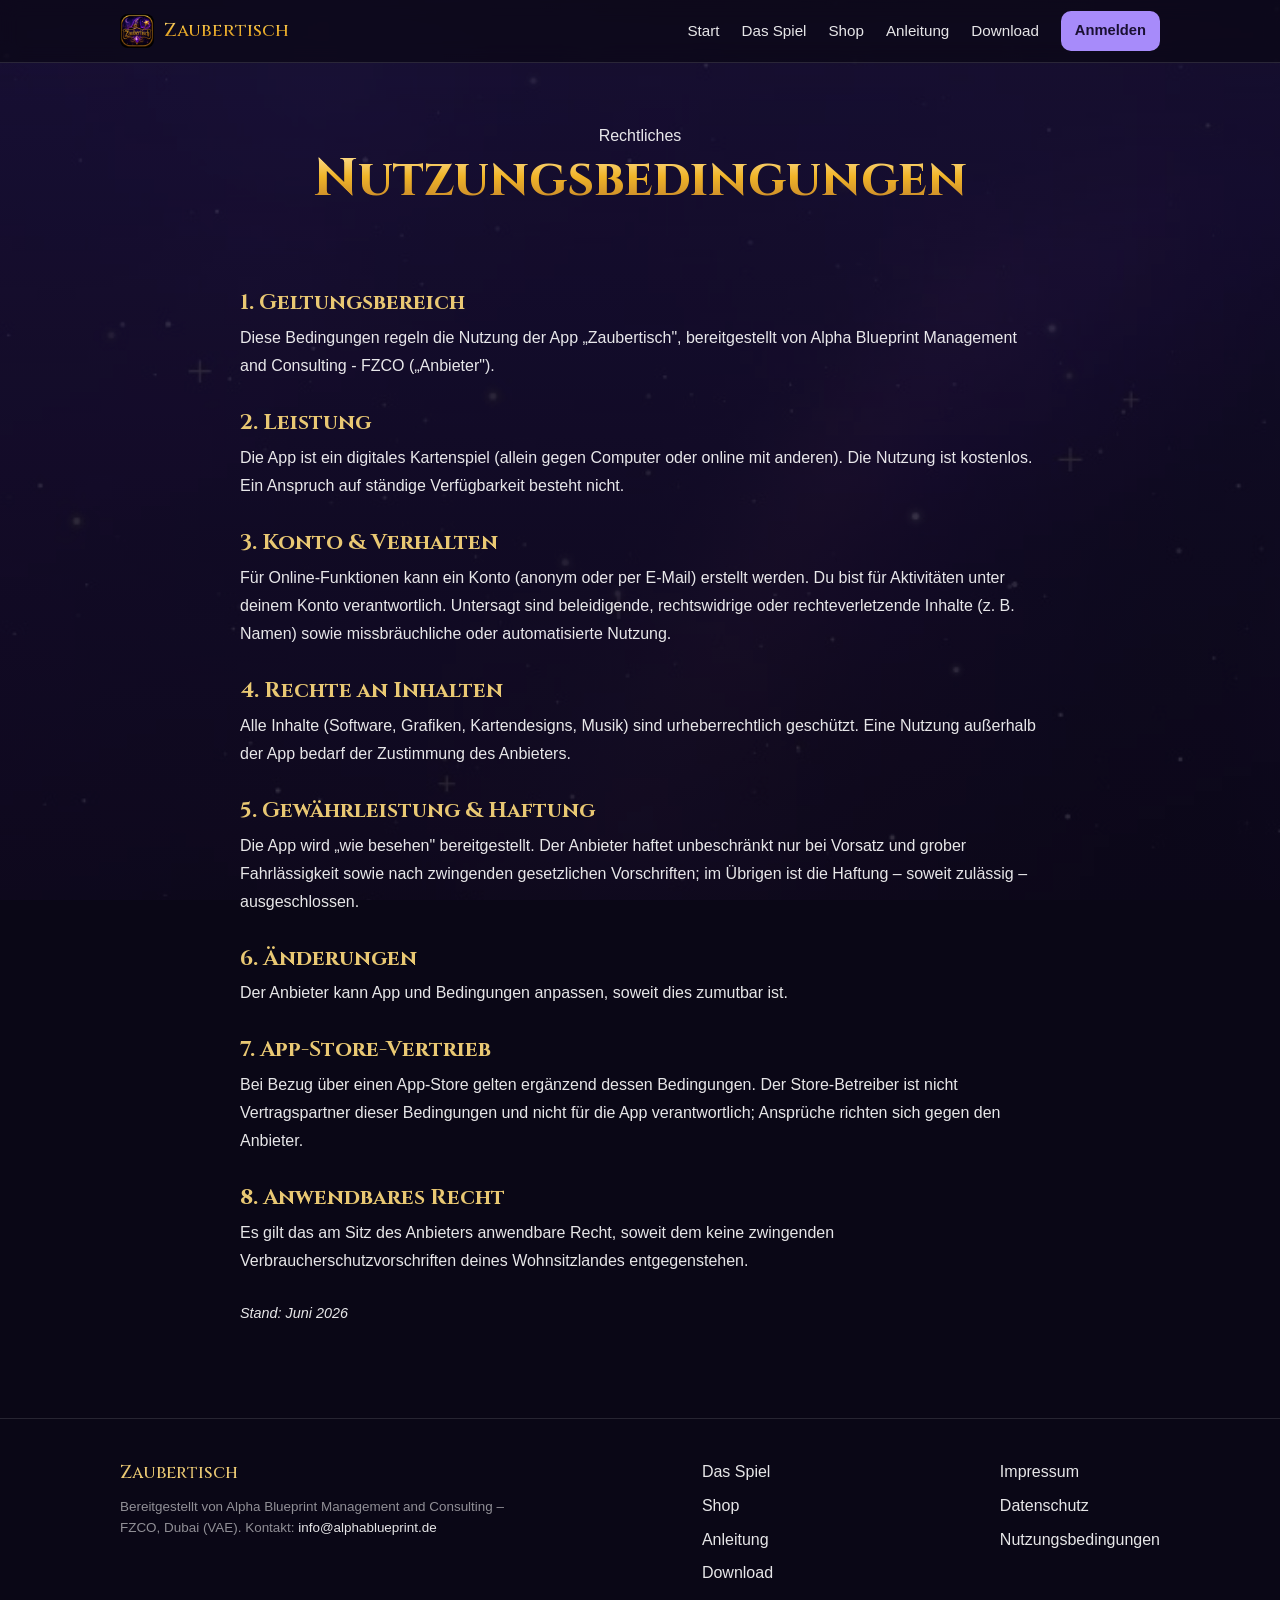
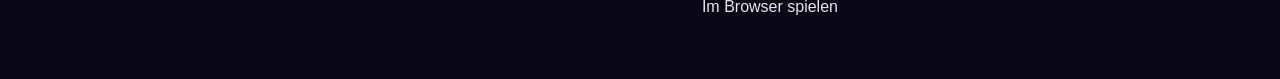
<file: nutzungsbedingungen.html>
<!DOCTYPE html>
<html lang="de">
<head>
  <meta charset="UTF-8">
  <meta name="viewport" content="width=device-width, initial-scale=1">
  <title>Nutzungsbedingungen – Zaubertisch</title>
  <meta name="description" content="Nutzungsbedingungen für Zaubertisch, bereitgestellt von Alpha Blueprint Management and Consulting – FZCO.">
  <meta name="theme-color" content="#100a22">
  <link rel="icon" href="assets/icons/icon-192.png">
  <link rel="apple-touch-icon" href="assets/icons/icon-1024.png">
  <link rel="manifest" href="manifest.webmanifest">
  <link rel="stylesheet" href="css/style.css?v=7">
</head>
<body data-page="nutzungsbedingungen">
  <header class="site-header" id="site-header"></header>

  <main>
    <section class="guide-hero">
      <div class="wrap">
        <span class="eyebrow">Rechtliches</span>
        <h1 class="goldtext">Nutzungsbedingungen</h1>
      </div>
    </section>

    <div class="wrap">
      <div class="legal-page">
        <h2>1. Geltungsbereich</h2>
        <p>Diese Bedingungen regeln die Nutzung der App „Zaubertisch", bereitgestellt von Alpha Blueprint Management and Consulting - FZCO („Anbieter").</p>

        <h2>2. Leistung</h2>
        <p>Die App ist ein digitales Kartenspiel (allein gegen Computer oder online mit anderen). Die Nutzung ist kostenlos. Ein Anspruch auf ständige Verfügbarkeit besteht nicht.</p>

        <h2>3. Konto &amp; Verhalten</h2>
        <p>Für Online-Funktionen kann ein Konto (anonym oder per E-Mail) erstellt werden. Du bist für Aktivitäten unter deinem Konto verantwortlich. Untersagt sind beleidigende, rechtswidrige oder rechteverletzende Inhalte (z. B. Namen) sowie missbräuchliche oder automatisierte Nutzung.</p>

        <h2>4. Rechte an Inhalten</h2>
        <p>Alle Inhalte (Software, Grafiken, Kartendesigns, Musik) sind urheberrechtlich geschützt. Eine Nutzung außerhalb der App bedarf der Zustimmung des Anbieters.</p>

        <h2>5. Gewährleistung &amp; Haftung</h2>
        <p>Die App wird „wie besehen" bereitgestellt. Der Anbieter haftet unbeschränkt nur bei Vorsatz und grober Fahrlässigkeit sowie nach zwingenden gesetzlichen Vorschriften; im Übrigen ist die Haftung – soweit zulässig – ausgeschlossen.</p>

        <h2>6. Änderungen</h2>
        <p>Der Anbieter kann App und Bedingungen anpassen, soweit dies zumutbar ist.</p>

        <h2>7. App-Store-Vertrieb</h2>
        <p>Bei Bezug über einen App-Store gelten ergänzend dessen Bedingungen. Der Store-Betreiber ist nicht Vertragspartner dieser Bedingungen und nicht für die App verantwortlich; Ansprüche richten sich gegen den Anbieter.</p>

        <h2>8. Anwendbares Recht</h2>
        <p>Es gilt das am Sitz des Anbieters anwendbare Recht, soweit dem keine zwingenden Verbraucherschutzvorschriften deines Wohnsitzlandes entgegenstehen.</p>

        <p class="legal-stand">Stand: Juni 2026</p>
      </div>
    </div>
  </main>

  <footer class="site-footer" id="site-footer"></footer>
  <script type="module" src="js/layout.js?v=7"></script>
</body>
</html>
</file>
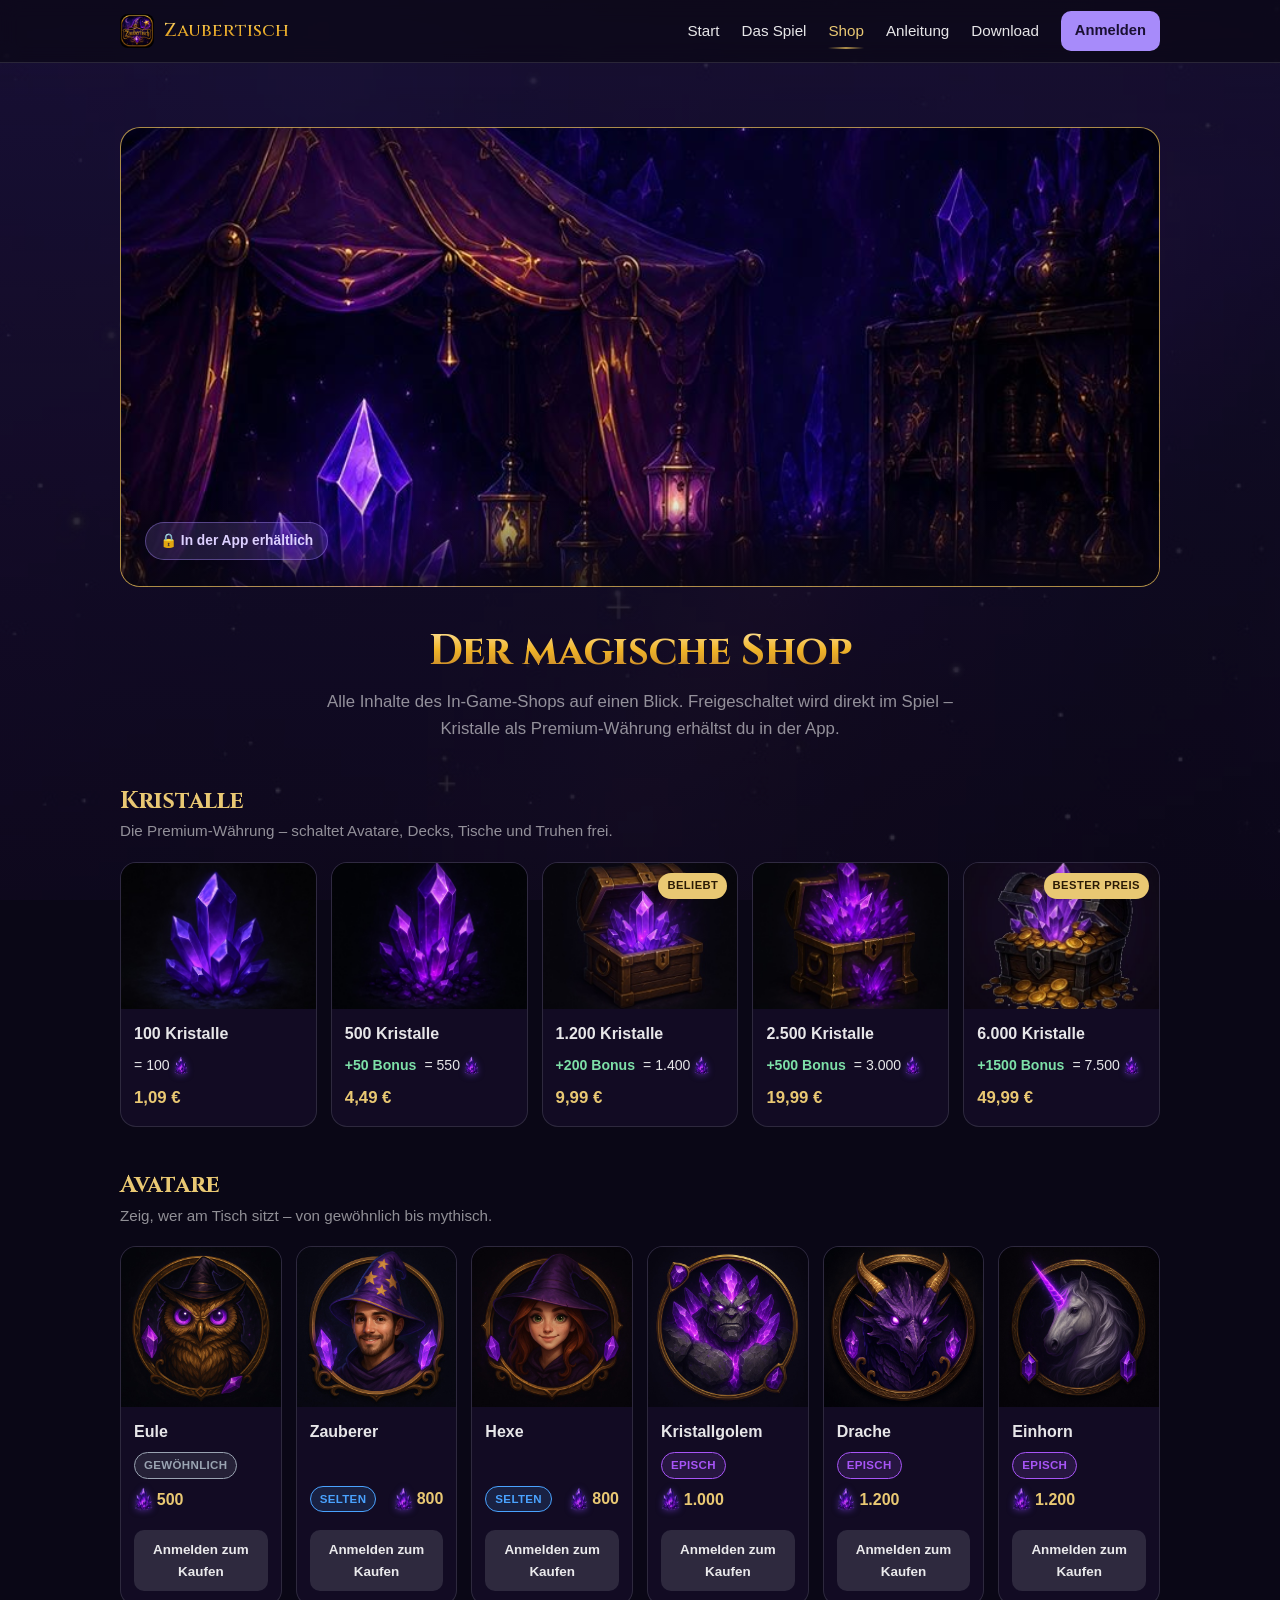
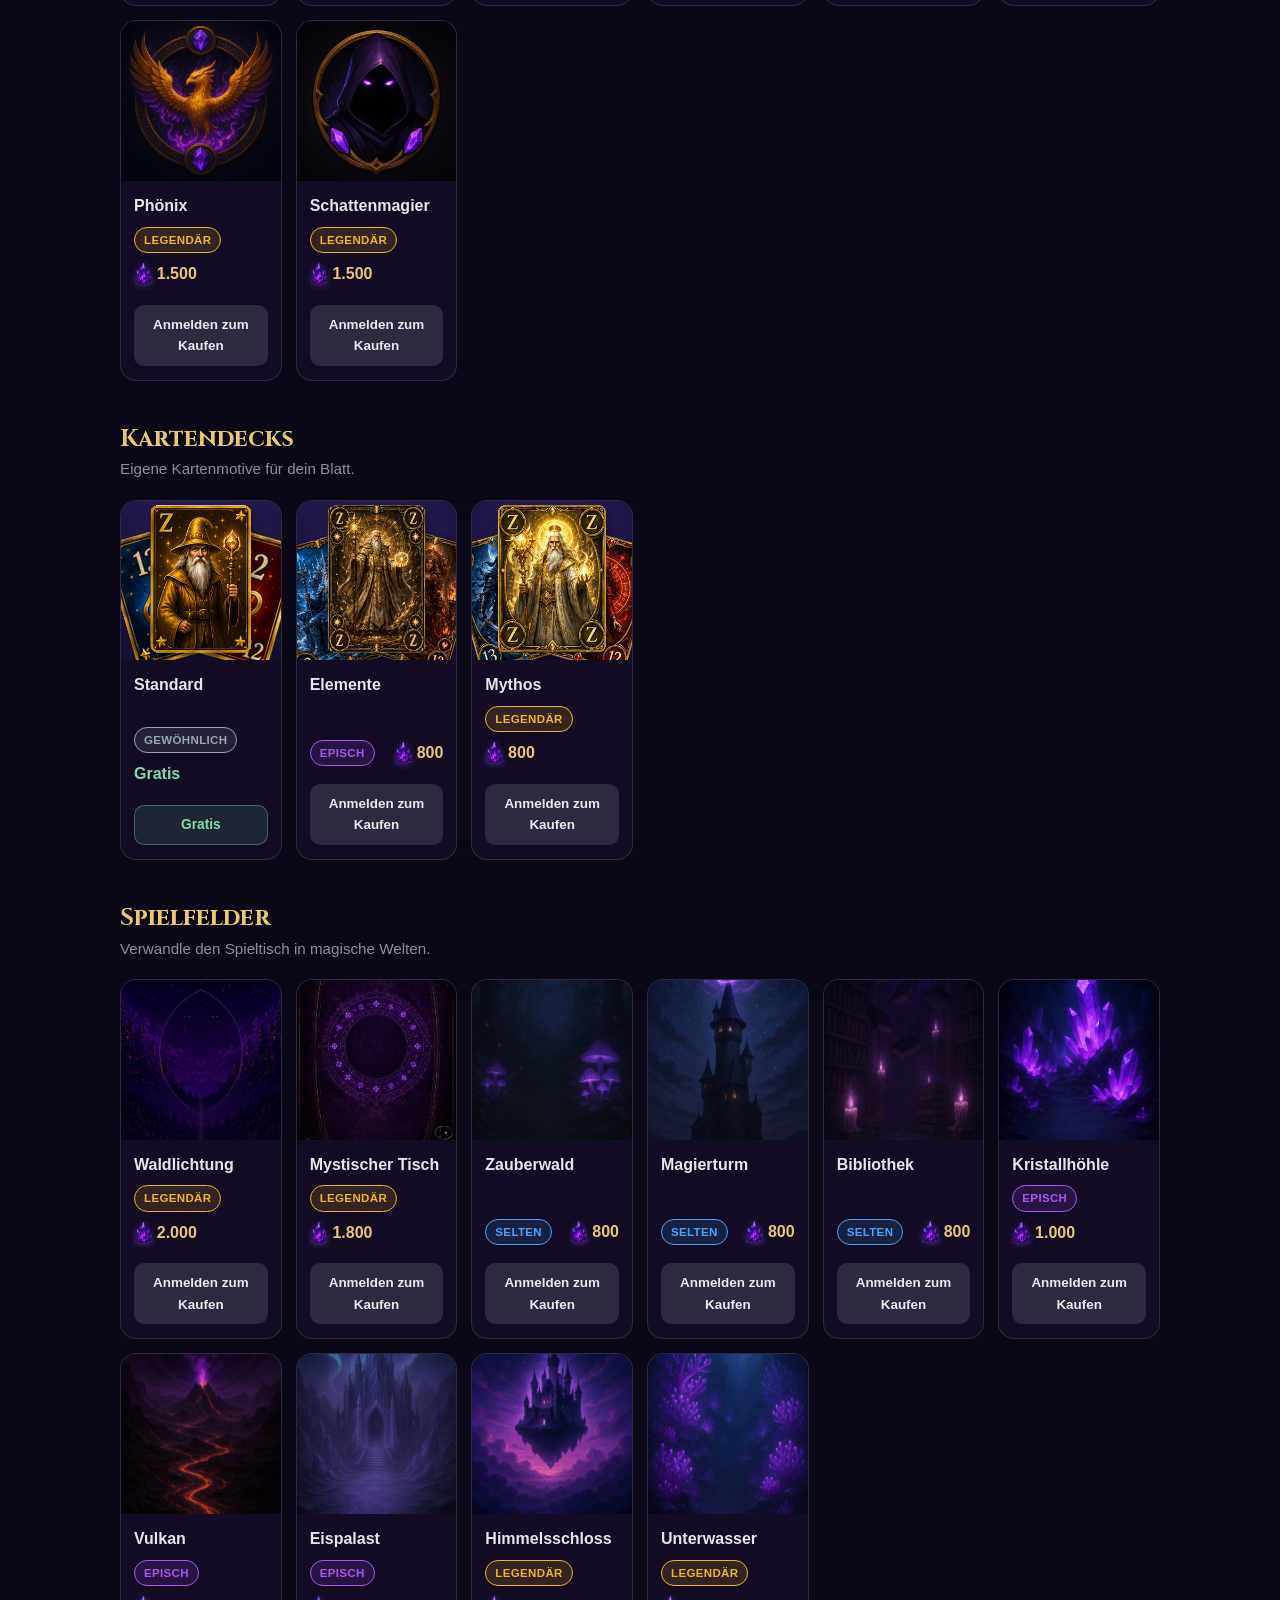
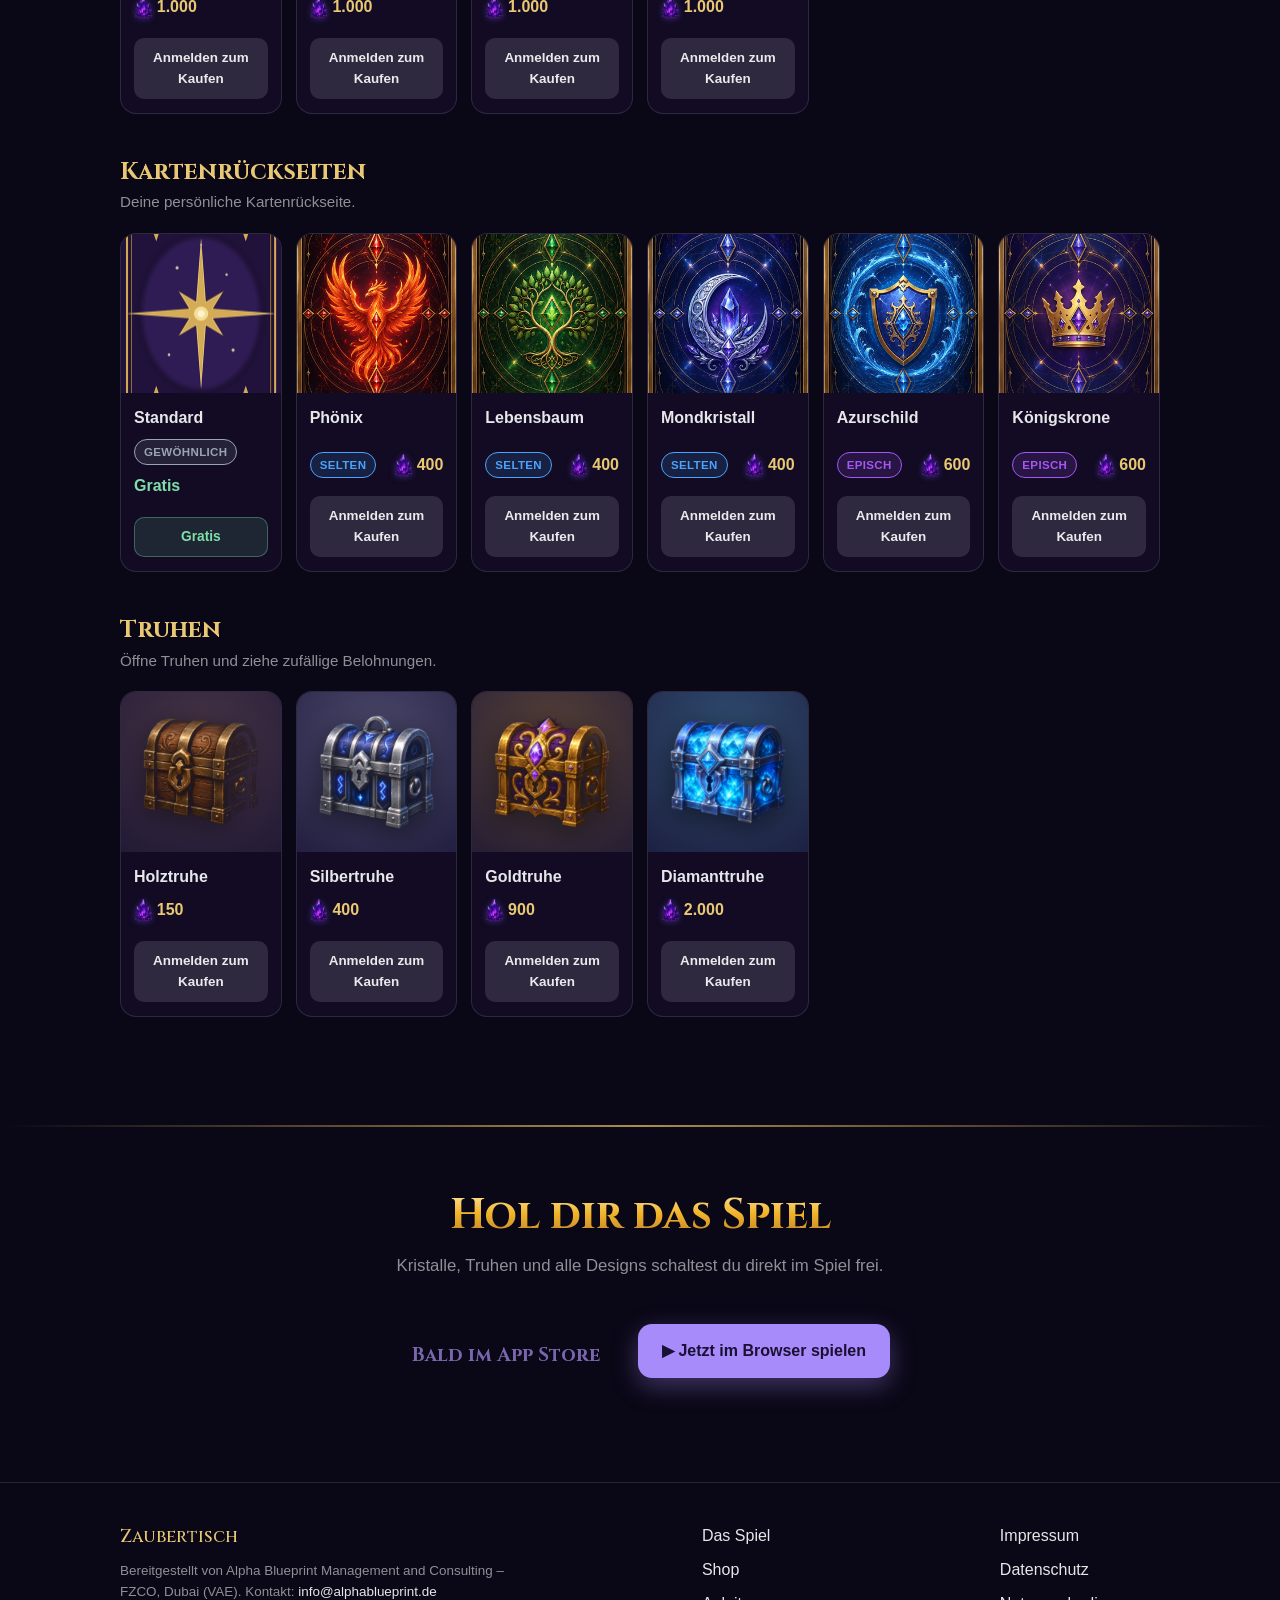
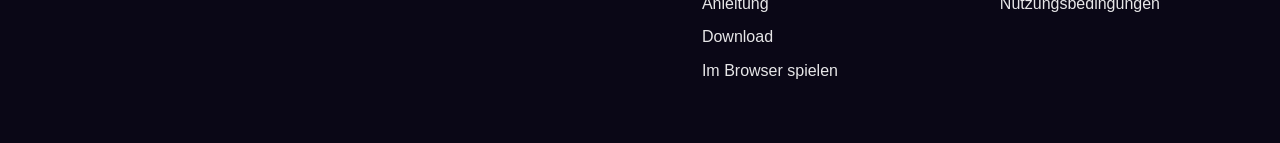
<file: shop.html>
<!DOCTYPE html>
<html lang="de">
<head>
  <meta charset="UTF-8">
  <meta name="viewport" content="width=device-width, initial-scale=1">
  <title>Shop – Zaubertisch</title>
  <meta name="description" content="Der magische Shop von Zaubertisch: Kristalle, Avatare, Kartendecks, Spielfelder, Kartenrückseiten und Truhen im Überblick. Freischaltung erfolgt in der App.">
  <meta name="theme-color" content="#100a22">
  <meta property="og:title" content="Shop – Zaubertisch">
  <meta property="og:image" content="assets/icons/icon-512.png">
  <meta name="twitter:card" content="summary">
  <link rel="icon" href="assets/icons/icon-192.png">
  <link rel="apple-touch-icon" href="assets/icons/icon-1024.png">
  <link rel="manifest" href="manifest.webmanifest">
  <link rel="stylesheet" href="css/style.css?v=7">
</head>
<body data-page="shop">
  <header class="site-header" id="site-header"></header>

  <main class="shop">
    <section>
      <div class="wrap">
        <div class="shop-hero-band shop-hero-band--big">
          <div class="band-inner">
            <span class="shop-note">🔒 In der App erhältlich</span>
          </div>
        </div>
        <div class="section-head">
          <h2 class="goldtext">Der magische Shop</h2>
          <p>Alle Inhalte des In-Game-Shops auf einen Blick. Freigeschaltet wird direkt im Spiel – Kristalle als Premium-Währung erhältst du in der App.</p>
        </div>
        <!-- Wird von js/shop.js aus der Original-Datenquelle (shop-catalog.js) gefüllt -->
        <div id="shop-showcase"></div>
      </div>
    </section>

    <hr class="divider">

    <section class="cta-band">
      <div class="wrap">
        <div class="section-head">
          <h2 class="goldtext">Hol dir das Spiel</h2>
          <p>Kristalle, Truhen und alle Designs schaltest du direkt im Spiel frei.</p>
        </div>
        <div class="hero-cta">
          <a class="btn btn-store is-soon" data-cta="appstore" role="button" aria-disabled="true">
            <span class="store-small"></span>
            <span class="store-big" data-cta-label>Bald im App Store</span>
          </a>
          <a class="btn btn-primary" data-cta="play" role="button">▶ Jetzt im Browser spielen</a>
        </div>
      </div>
    </section>
  </main>

  <footer class="site-footer" id="site-footer"></footer>

  <script type="module" src="js/layout.js?v=7"></script>
  <script type="module" src="js/shop.js?v=7"></script>
</body>
</html>
</file>
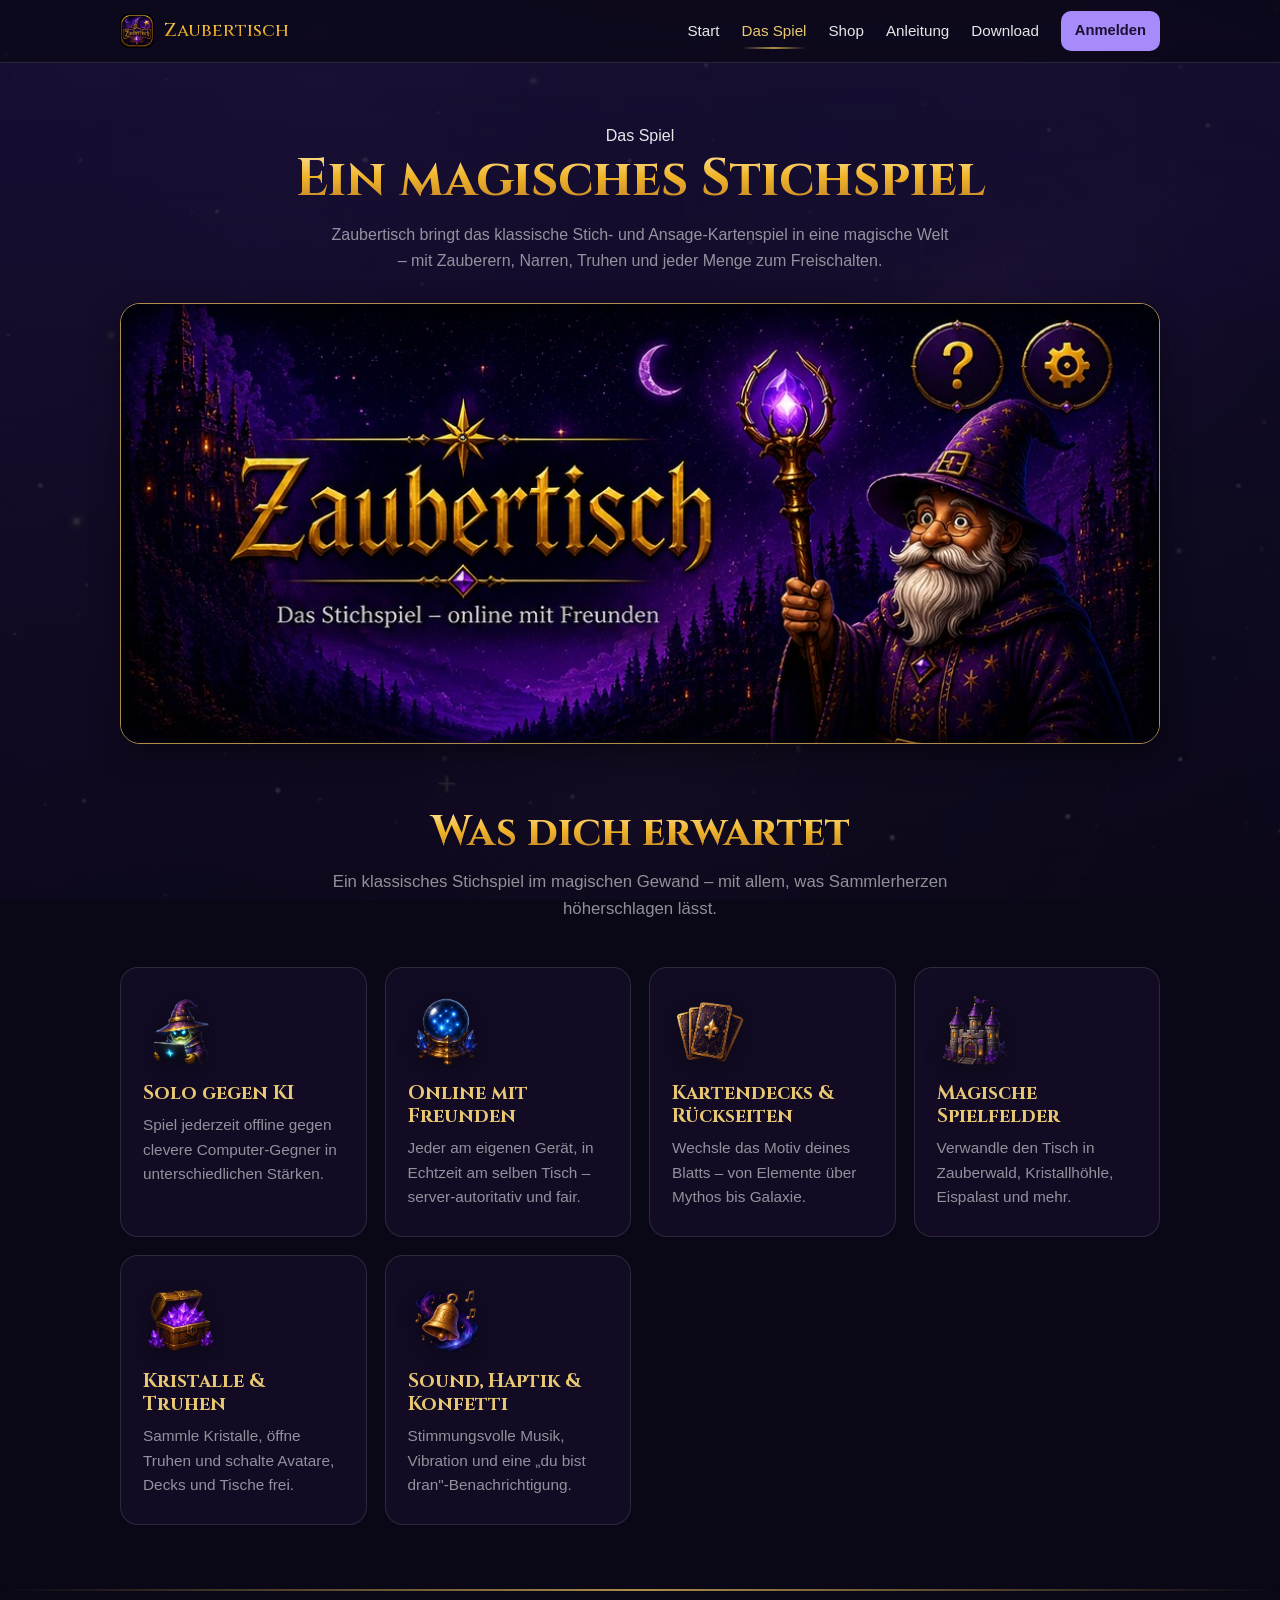
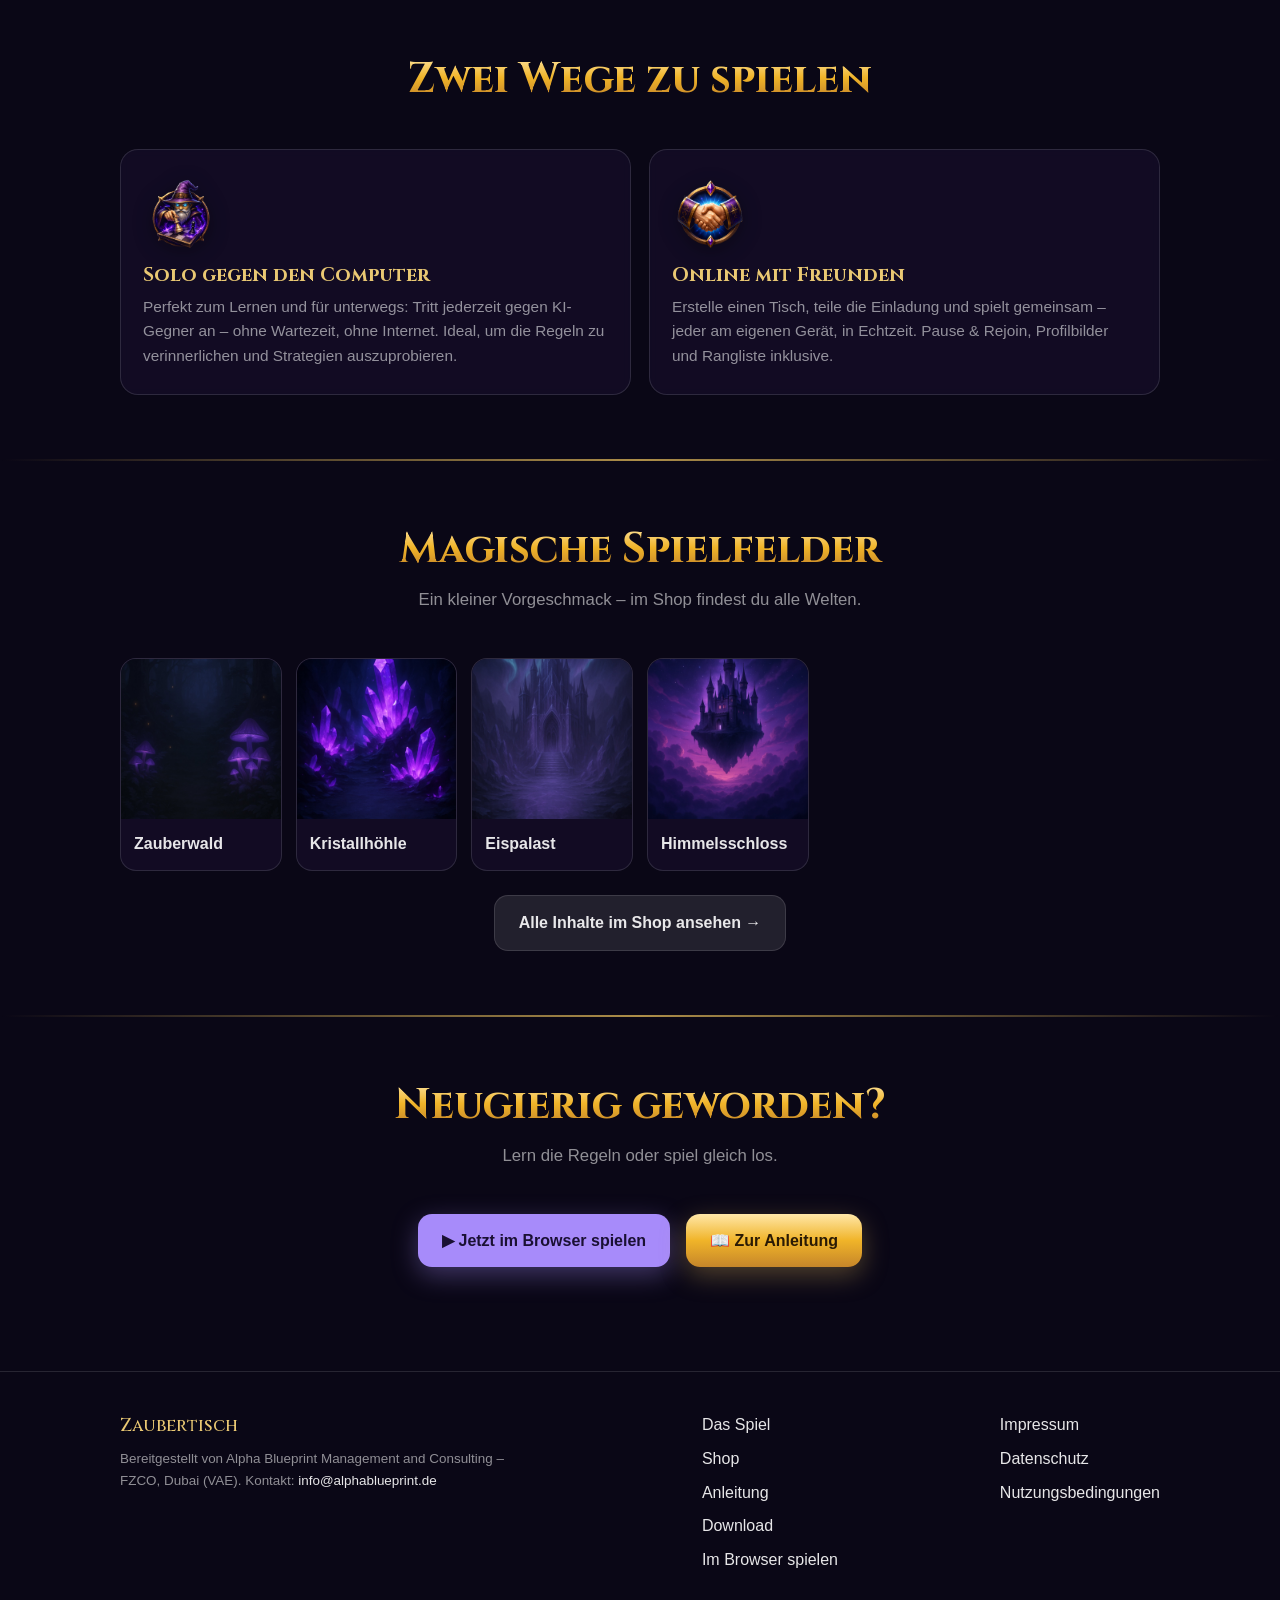
<file: spiel.html>
<!DOCTYPE html>
<html lang="de">
<head>
  <meta charset="UTF-8">
  <meta name="viewport" content="width=device-width, initial-scale=1">
  <title>Das Spiel – Zaubertisch</title>
  <meta name="description" content="Zaubertisch im Überblick: Solo gegen clevere KI, Online mit Freunden, Kartendecks, magische Spielfelder, Kristalle und Truhen.">
  <meta name="theme-color" content="#100a22">
  <meta property="og:title" content="Das Spiel – Zaubertisch">
  <meta property="og:image" content="assets/icons/icon-512.png">
  <meta name="twitter:card" content="summary">
  <link rel="icon" href="assets/icons/icon-192.png">
  <link rel="apple-touch-icon" href="assets/icons/icon-1024.png">
  <link rel="manifest" href="manifest.webmanifest">
  <link rel="stylesheet" href="css/style.css?v=7">
</head>
<body data-page="spiel">
  <header class="site-header" id="site-header"></header>

  <main>
    <section class="guide-hero">
      <div class="wrap">
        <span class="eyebrow">Das Spiel</span>
        <h1 class="goldtext">Ein magisches Stichspiel</h1>
        <p>Zaubertisch bringt das klassische Stich- und Ansage-Kartenspiel in eine
        magische Welt – mit Zauberern, Narren, Truhen und jeder Menge zum Freischalten.</p>
      </div>
    </section>

    <div class="wrap">
      <img class="banner-full" src="assets/game/lobby/game-banner.jpg"
           alt="Zaubertisch – Das Stichspiel, online mit Freunden">
    </div>

    <section>
      <div class="wrap">
        <div class="section-head">
          <h2 class="goldtext">Was dich erwartet</h2>
          <p>Ein klassisches Stichspiel im magischen Gewand – mit allem, was Sammlerherzen höherschlagen lässt.</p>
        </div>
        <div class="features">
          <div class="feature"><img class="f-ic-img" src="assets/icons/feat-ki.png" alt=""><h3>Solo gegen KI</h3><p>Spiel jederzeit offline gegen clevere Computer-Gegner in unterschiedlichen Stärken.</p></div>
          <div class="feature"><img class="f-ic-img" src="assets/icons/feat-online.png" alt=""><h3>Online mit Freunden</h3><p>Jeder am eigenen Gerät, in Echtzeit am selben Tisch – server-autoritativ und fair.</p></div>
          <div class="feature"><img class="f-ic-img" src="assets/icons/feat-decks.png" alt=""><h3>Kartendecks &amp; Rückseiten</h3><p>Wechsle das Motiv deines Blatts – von Elemente über Mythos bis Galaxie.</p></div>
          <div class="feature"><img class="f-ic-img" src="assets/icons/feat-felder.png" alt=""><h3>Magische Spielfelder</h3><p>Verwandle den Tisch in Zauberwald, Kristallhöhle, Eispalast und mehr.</p></div>
          <div class="feature"><img class="f-ic-img" src="assets/icons/feat-truhen.png" alt=""><h3>Kristalle &amp; Truhen</h3><p>Sammle Kristalle, öffne Truhen und schalte Avatare, Decks und Tische frei.</p></div>
          <div class="feature"><img class="f-ic-img" src="assets/icons/feat-sound.png" alt=""><h3>Sound, Haptik &amp; Konfetti</h3><p>Stimmungsvolle Musik, Vibration und eine „du bist dran"-Benachrichtigung.</p></div>
        </div>
      </div>
    </section>

    <hr class="divider">

    <section>
      <div class="wrap">
        <div class="section-head">
          <h2 class="goldtext">Zwei Wege zu spielen</h2>
        </div>
        <div class="features">
          <div class="feature">
            <img class="f-ic-img" src="assets/icons/feat-solo.png" alt="">
            <h3>Solo gegen den Computer</h3>
            <p>Perfekt zum Lernen und für unterwegs: Tritt jederzeit gegen KI-Gegner an –
            ohne Wartezeit, ohne Internet. Ideal, um die Regeln zu verinnerlichen und
            Strategien auszuprobieren.</p>
          </div>
          <div class="feature">
            <img class="f-ic-img" src="assets/icons/feat-freunde.png" alt="">
            <h3>Online mit Freunden</h3>
            <p>Erstelle einen Tisch, teile die Einladung und spielt gemeinsam – jeder am
            eigenen Gerät, in Echtzeit. Pause &amp; Rejoin, Profilbilder und Rangliste
            inklusive.</p>
          </div>
        </div>
      </div>
    </section>

    <hr class="divider">

    <section>
      <div class="wrap">
        <div class="section-head">
          <h2 class="goldtext">Magische Spielfelder</h2>
          <p>Ein kleiner Vorgeschmack – im Shop findest du alle Welten.</p>
        </div>
        <div class="tile-grid">
          <figure class="tile"><div class="tile-thumb"><img class="thumb-img" src="assets/game/lobby/themes/table_zauberwald.jpg" alt="Zauberwald" loading="lazy"></div><figcaption class="tile-body"><span class="tile-name">Zauberwald</span></figcaption></figure>
          <figure class="tile"><div class="tile-thumb"><img class="thumb-img" src="assets/game/lobby/themes/table_kristallhoehle.jpg" alt="Kristallhöhle" loading="lazy"></div><figcaption class="tile-body"><span class="tile-name">Kristallhöhle</span></figcaption></figure>
          <figure class="tile"><div class="tile-thumb"><img class="thumb-img" src="assets/game/lobby/themes/table_eispalast.jpg" alt="Eispalast" loading="lazy"></div><figcaption class="tile-body"><span class="tile-name">Eispalast</span></figcaption></figure>
          <figure class="tile"><div class="tile-thumb"><img class="thumb-img" src="assets/game/lobby/themes/table_himmelsschloss.jpg" alt="Himmelsschloss" loading="lazy"></div><figcaption class="tile-body"><span class="tile-name">Himmelsschloss</span></figcaption></figure>
        </div>
        <p style="text-align:center; margin-top:24px;"><a class="btn btn-ghost" href="shop.html">Alle Inhalte im Shop ansehen →</a></p>
      </div>
    </section>

    <hr class="divider">

    <section class="cta-band">
      <div class="wrap">
        <div class="section-head">
          <h2 class="goldtext">Neugierig geworden?</h2>
          <p>Lern die Regeln oder spiel gleich los.</p>
        </div>
        <div class="hero-cta">
          <a class="btn btn-primary" data-cta="play" role="button">▶ Jetzt im Browser spielen</a>
          <a class="btn btn-gold" href="anleitung.html">📖 Zur Anleitung</a>
        </div>
      </div>
    </section>
  </main>

  <footer class="site-footer" id="site-footer"></footer>

  <script type="module" src="js/layout.js?v=7"></script>
</body>
</html>
</file>
<file: css/style.css>
/* Zaubertisch – Website-Theme.
   Farben & Anmutung aus dem Spiel (WIZ-WIZ :root) übernommen: magisches
   Lila-Gold über dunklem Sternenhimmel, Cinzel-Serifen für Überschriften. */

/* Cinzel lokal gebündelt (aus WIZ-WIZ) – keine externe Google-Fonts-Abhängigkeit. */
@font-face {
  font-family: 'Cinzel'; font-style: normal; font-weight: 500 700; font-display: swap;
  src: url('../assets/fonts/cinzel-latin.woff2') format('woff2');
  unicode-range: U+0000-00FF, U+0131, U+0152-0153, U+02BB-02BC, U+02C6, U+02DA, U+02DC, U+0304, U+0308, U+0329, U+2000-206F, U+20AC, U+2122, U+2191, U+2193, U+2212, U+2215, U+FEFF, U+FFFD;
}
@font-face {
  font-family: 'Cinzel'; font-style: normal; font-weight: 500 700; font-display: swap;
  src: url('../assets/fonts/cinzel-latin-ext.woff2') format('woff2');
  unicode-range: U+0100-02BA, U+02BD-02C5, U+02C7-02CC, U+02CE-02D7, U+02DD-02FF, U+0304, U+0308, U+0329, U+1D00-1DBF, U+1E00-1E9F, U+1EF2-1EFF, U+2020, U+20A0-20AB, U+20AD-20C0, U+2113, U+2C60-2C7F, U+A720-A7FF;
}

:root {
  --akzent: #a78bfa;
  --akzent-weich: rgba(167, 139, 250, .16);
  --text: rgba(255, 255, 255, .90);
  --muted: rgba(255, 255, 255, .55);
  --karte: rgba(24, 16, 46, .60);
  --karte-fest: #180f2c;
  --rand: rgba(255, 255, 255, .12);
  --gold: #e9c873;
  --goldline: #c6a24c;
  --goldsoft: rgba(214, 176, 86, .8);
  --bg: #0a0716;
  --font-myth: 'Cinzel', Georgia, 'Times New Roman', serif;
  --font-ui: -apple-system, BlinkMacSystemFont, "Segoe UI", Roboto, sans-serif;
  --maxw: 1080px;
}

* { box-sizing: border-box; margin: 0; padding: 0; -webkit-tap-highlight-color: transparent; }

html { scroll-behavior: smooth; }

body {
  font-family: var(--font-ui);
  color: var(--text);
  background: var(--bg);
  line-height: 1.6;
  min-height: 100vh;
  overflow-x: hidden;
}

/* Fixer Sternenhimmel hinter allem (aus dem Spiel) */
body::before {
  content: "";
  position: fixed;
  inset: 0;
  z-index: -2;
  background:
    linear-gradient(180deg, rgba(20, 14, 44, .55) 0%, rgba(10, 7, 22, .82) 60%, rgba(8, 5, 18, .94) 100%),
    url('../assets/game/lobby/bg.jpg') center top / cover no-repeat,
    radial-gradient(120% 90% at 50% 0%, #2a1d57 0%, #1b1340 55%, #0a0716 100%);
}
body::after {
  content: "";
  position: fixed;
  inset: 0;
  z-index: -1;
  pointer-events: none;
  background: url('../assets/game/lobby/stars.jpg') center / cover repeat;
  opacity: .18;
  mix-blend-mode: screen;
}

img { max-width: 100%; display: block; }
a { color: var(--akzent); text-decoration: none; }
a:hover { text-decoration: underline; }

h1, h2, h3 { font-family: var(--font-myth); font-weight: 700; line-height: 1.2; }

.wrap { width: 100%; max-width: var(--maxw); margin: 0 auto; padding: 0 20px; }

/* Goldener Farbverlauf-Text für Titel */
.goldtext {
  background: linear-gradient(180deg, #ffe7a8 0%, #f0b429 45%, #b8772a 100%);
  -webkit-background-clip: text; background-clip: text;
  -webkit-text-fill-color: transparent; color: transparent;
}

/* ---------- Kopfzeile / Navigation ---------- */
.site-header {
  position: sticky; top: 0; z-index: 50;
  backdrop-filter: blur(10px);
  background: rgba(10, 7, 22, .72);
  border-bottom: 1px solid var(--rand);
}
.site-header .wrap { display: flex; align-items: center; gap: 16px; height: 62px; }
.brand { display: flex; align-items: center; gap: 10px; font-family: var(--font-myth); font-size: 1.15rem; }
.brand img { width: 34px; height: 34px; border-radius: 8px; }
.nav { margin-left: auto; display: flex; gap: 22px; align-items: center; }
.nav a { color: var(--text); font-size: .95rem; position: relative; }
.nav a:hover { color: var(--gold); text-decoration: none; }
.nav a.active { color: var(--gold); }
.nav a.active::after {
  content: ""; position: absolute; left: 0; right: 0; bottom: -6px; height: 2px;
  background: linear-gradient(90deg, transparent, var(--goldsoft), transparent);
}
.nav-toggle {
  display: none; margin-left: auto; background: rgba(255,255,255,.08);
  color: var(--text); border: 1px solid var(--rand); border-radius: 10px;
  font-size: 1.3rem; width: 44px; height: 40px; cursor: pointer;
}
@media (max-width: 720px) {
  .nav-toggle { display: block; }
  .nav {
    position: absolute; top: 62px; left: 0; right: 0; margin: 0;
    flex-direction: column; align-items: stretch; gap: 0;
    background: rgba(10,7,22,.97); border-bottom: 1px solid var(--rand);
    max-height: 0; overflow: hidden; transition: max-height .25s ease;
    backdrop-filter: blur(10px);
  }
  .nav.open { max-height: 380px; }
  .nav a { padding: 14px 20px; border-top: 1px solid var(--rand); font-size: 1.05rem; }
  .nav a.active::after { display: none; }
}

/* Übersichtskacheln auf der Startseite */
.home-cards { display: grid; grid-template-columns: repeat(auto-fit, minmax(240px, 1fr)); gap: 18px; }
.home-card {
  display: block; background: var(--karte); border: 1px solid var(--rand);
  border-radius: 18px; overflow: hidden; color: var(--text);
  transition: border-color .2s, transform .12s; text-decoration: none;
}
.home-card:hover { border-color: var(--goldsoft); transform: translateY(-3px); text-decoration: none; }
.home-card .hc-media { aspect-ratio: 16 / 9; background: #140e2e center / cover no-repeat; }
.home-card .hc-body { padding: 20px 20px 22px; }
.home-card h3 { color: var(--gold); font-size: 1.25rem; margin-bottom: 6px; }
.home-card p { color: var(--muted); font-size: .95rem; }
.home-card .hc-arrow { color: var(--akzent); font-weight: 700; margin-top: 12px; display: inline-block; }

/* ---------- Buttons ---------- */
.btn {
  display: inline-flex; align-items: center; justify-content: center; gap: 10px;
  padding: 14px 24px; border-radius: 14px; font-size: 1rem; font-weight: 700;
  border: none; cursor: pointer; transition: transform .12s, filter .2s, opacity .2s;
  text-decoration: none;
}
.btn:hover { text-decoration: none; transform: translateY(-1px); }
.btn-primary { background: var(--akzent); color: #1a1033; box-shadow: 0 8px 26px rgba(167, 139, 250, .35); }
.btn-primary:hover { filter: brightness(1.07); }
.btn-gold {
  background: linear-gradient(180deg, #ffe7a8 0%, #f0b429 50%, #c6862a 100%);
  color: #2a1a05; box-shadow: 0 8px 26px rgba(214, 176, 86, .35);
}
.btn-ghost { background: rgba(255, 255, 255, .10); color: var(--text); border: 1px solid var(--rand); }
.btn-ghost:hover { background: rgba(255, 255, 255, .16); }

/* App-Store-Badge */
.btn-store { flex-direction: column; align-items: flex-start; line-height: 1.1; padding: 12px 22px; }
.btn-store .store-small { font-size: .72rem; font-weight: 600; opacity: .85; }
.btn-store .store-big { font-size: 1.18rem; font-family: var(--font-myth); }
.btn-store.is-soon { opacity: .72; cursor: default; filter: grayscale(.15); }
.btn-store.is-soon:hover { transform: none; }
.store-hint { font-size: .8rem; color: var(--muted); margin-top: 8px; }

/* Nur für Screenreader sichtbar (semantisches h1 ohne visuelle Überlagerung). */
.sr-only {
  position: absolute; width: 1px; height: 1px; padding: 0; margin: -1px;
  overflow: hidden; clip: rect(0, 0, 0, 0); white-space: nowrap; border: 0;
}

/* ---------- Hero ---------- */
.hero {
  position: relative; text-align: center; overflow: hidden;
  min-height: 82vh;
  display: flex; flex-direction: column; justify-content: flex-end;
  padding: 40px 0 56px;
}
/* Hintergrundbild (bringt Titel + Tagline selbst mit) */
.hero-media {
  position: absolute; inset: 0; z-index: -2;
  background: url('../assets/game/lobby/home-hero.jpg') center top / cover no-repeat;
  opacity: .96;
}
/* Dunkler Verlauf über der unteren Hälfte -> Buttons stehen auf ruhigem Grund,
   der Bild-Titel oben bleibt frei. */
.hero::before {
  content: ""; position: absolute; inset: 0; z-index: -1; pointer-events: none;
  background: linear-gradient(180deg,
    transparent 0%, transparent 46%,
    rgba(10,7,22,.55) 66%, rgba(10,7,22,.92) 100%);
}
.hero .hero-cta { position: relative; }
@media (max-width: 640px) { .hero { min-height: 66vh; } }
.hero h1 { font-size: clamp(2.4rem, 7vw, 4.2rem); margin-bottom: 16px; letter-spacing: .02em; }
.hero .lead { font-size: clamp(1.05rem, 2.6vw, 1.3rem); color: var(--text); max-width: 640px; margin: 0 auto 32px; }
.hero-cta { display: flex; gap: 16px; justify-content: center; flex-wrap: wrap; }
.hero-badges { display: flex; gap: 20px; justify-content: center; flex-wrap: wrap; margin-top: 34px; color: var(--muted); font-size: .92rem; }
.hero-badges span { display: inline-flex; align-items: center; gap: 7px; }

/* ---------- Sektionen ---------- */
section { padding: 64px 0; }
.section-head { text-align: center; max-width: 680px; margin: 0 auto 44px; }
.section-head h2 { font-size: clamp(1.8rem, 4vw, 2.6rem); margin-bottom: 12px; }
.section-head p { color: var(--muted); font-size: 1.05rem; }
.divider {
  height: 2px; border: none; margin: 0;
  background: linear-gradient(90deg, transparent, var(--goldsoft), transparent);
}

/* ---------- Feature-Kacheln ---------- */
.features { display: grid; grid-template-columns: repeat(auto-fit, minmax(220px, 1fr)); gap: 18px; }
.feature {
  background: var(--karte); border: 1px solid var(--rand); border-radius: 18px;
  padding: 26px 22px; backdrop-filter: blur(4px);
  transition: border-color .2s, transform .12s;
}
.feature:hover { border-color: var(--goldsoft); transform: translateY(-3px); }
.feature .f-ic { font-size: 2rem; margin-bottom: 12px; }
.feature .f-ic-img {
  width: 76px; height: 76px; object-fit: contain; display: block;
  margin-bottom: 12px;
  filter: drop-shadow(0 4px 10px rgba(0, 0, 0, .45));
}
.feature h3 { font-size: 1.2rem; margin-bottom: 8px; color: var(--gold); }
.feature p { color: var(--muted); font-size: .96rem; }

/* Vollständiges Banner-Bild (nicht beschnitten – kompletter Stern sichtbar). */
.banner-full {
  width: 100%; height: auto; display: block;
  border-radius: 20px; border: 1px solid var(--goldsoft);
  box-shadow: 0 10px 30px rgba(0, 0, 0, .4);
}

/* ---------- Shop-Schaufenster ---------- */
.shop { position: relative; }
.shop-hero-band {
  border-radius: 20px; overflow: hidden; margin-bottom: 40px;
  border: 1px solid var(--goldsoft);
  background: url('../assets/game/lobby/shop-hero.jpg') center / cover;
  min-height: 200px; display: flex; align-items: flex-end;
}
.shop-hero-band .band-inner {
  width: 100%; padding: 26px 24px;
  background: linear-gradient(180deg, transparent, rgba(8, 5, 18, .88));
}
/* Größere Variante: zeigt deutlich mehr vom Bild */
.shop-hero-band--big { min-height: 460px; background-position: center 32%; }
@media (max-width: 640px) { .shop-hero-band--big { min-height: 300px; } }
.shop-note {
  display: inline-flex; align-items: center; gap: 8px;
  background: var(--akzent-weich); color: #ddd0ff; border: 1px solid rgba(167, 139, 250, .4);
  padding: 7px 14px; border-radius: 999px; font-size: .86rem; font-weight: 600;
}

.shop-block { margin-bottom: 44px; }
.shop-block-head { margin-bottom: 18px; }
.shop-block-head h3 { font-size: 1.5rem; color: var(--gold); margin-bottom: 4px; }
.shop-block-head p { color: var(--muted); font-size: .95rem; }

.tile-grid { list-style: none; display: grid; grid-template-columns: repeat(auto-fill, minmax(150px, 1fr)); gap: 14px; }
.grid-packs { grid-template-columns: repeat(auto-fill, minmax(180px, 1fr)); }
.grid-chests { grid-template-columns: repeat(auto-fill, minmax(160px, 1fr)); }

.tile {
  position: relative; background: var(--karte); border: 1px solid var(--rand);
  border-radius: 16px; overflow: hidden; display: flex; flex-direction: column;
  transition: transform .12s, border-color .2s, box-shadow .2s;
}
.tile:hover { transform: translateY(-3px); border-color: var(--goldsoft); box-shadow: 0 10px 30px rgba(0, 0, 0, .4); }

.tile-thumb {
  position: relative; aspect-ratio: 1 / 1; overflow: hidden;
  background: radial-gradient(120% 120% at 50% 0%, #2a1d57 0%, #1b1340 60%, #140e2e 100%);
  display: flex; align-items: center; justify-content: center;
}
.thumb-img { width: 100%; height: 100%; object-fit: cover; }
.thumb-emoji { font-size: 3rem; display: flex; align-items: center; justify-content: center; }
.thumb-emoji-hidden { position: absolute; inset: 0; display: none; }
.chest-emoji { font-size: 3.4rem; filter: drop-shadow(0 4px 10px rgba(0, 0, 0, .5)); }

.tile-body { padding: 12px 13px 14px; display: flex; flex-direction: column; gap: 8px; flex: 1; }
.tile-name { font-weight: 700; font-size: 1rem; }
.tile-meta { display: flex; align-items: center; justify-content: space-between; gap: 8px; margin-top: auto; flex-wrap: wrap; }

.rarity {
  font-size: .72rem; font-weight: 800; letter-spacing: .03em; text-transform: uppercase;
  color: var(--rar, #9aa4b2); border: 1px solid var(--rar, #9aa4b2);
  padding: 3px 9px; border-radius: 999px;
  background: color-mix(in srgb, var(--rar, #9aa4b2) 14%, transparent);
}
.cost { display: inline-flex; align-items: center; gap: 4px; font-weight: 800; color: var(--gold); }
.cost .crystal { font-size: .95em; }
/* Gemaltes Kristall-Symbol in Preisen (statt 💎-Emoji) */
.crystal-ic {
  height: 1.5em; width: auto; vertical-align: -0.35em; display: inline-block;
  filter: drop-shadow(0 1px 3px rgba(120, 60, 220, .5));
}
.pack-sum .crystal-ic { height: 1.35em; vertical-align: -0.3em; }
.cost-free { color: #7ee0a8; }
.price { font-weight: 800; color: var(--gold); font-size: 1.05rem; }

.tile-pack .tile-thumb { aspect-ratio: 4 / 3; }
.pack-total { font-size: .88rem; color: var(--muted); display: flex; align-items: center; gap: 8px; flex-wrap: wrap; }
.pack-bonus { color: #7ee0a8; font-weight: 700; }
.pack-sum { color: var(--text); }
.tile-tag, .tile-chest .tile-tag {
  position: absolute; top: 10px; right: 10px; z-index: 2;
  background: var(--gold); color: #2a1a05; font-size: .7rem; font-weight: 800;
  padding: 4px 9px; border-radius: 999px; text-transform: uppercase; letter-spacing: .04em;
}
.tile-chest .tile-thumb { background: radial-gradient(120% 120% at 50% 30%, color-mix(in srgb, var(--rar) 30%, #1b1340) 0%, #140e2e 100%); }
.chest-img { object-fit: contain; padding: 12%; filter: drop-shadow(0 6px 14px rgba(0, 0, 0, .55)); }

/* ---------- Anleitung-Teaser ---------- */
.rules-teaser {
  background: var(--karte); border: 1px solid var(--goldsoft); border-radius: 20px;
  padding: 34px 30px; text-align: center;
}
.rules-teaser ul { list-style: none; text-align: left; max-width: 640px; margin: 20px auto 26px; display: grid; gap: 12px; }
.rules-teaser li { padding-left: 30px; position: relative; color: var(--text); }
.rules-teaser li::before { content: "✦"; position: absolute; left: 0; color: var(--gold); }

/* ---------- Anleitung-Seite ---------- */
.guide-hero { text-align: center; padding: 60px 0 30px; }
.guide-hero h1 { font-size: clamp(2rem, 5vw, 3.2rem); margin-bottom: 12px; }
.guide-hero p { color: var(--muted); max-width: 620px; margin: 0 auto; }

.step { margin-bottom: 48px; }
.step-head { display: flex; align-items: center; gap: 14px; margin-bottom: 16px; }
.step-num {
  flex: none; width: 44px; height: 44px; border-radius: 12px;
  display: flex; align-items: center; justify-content: center;
  font-family: var(--font-myth); font-size: 1.3rem; font-weight: 700;
  background: var(--akzent-weich); color: var(--akzent); border: 1px solid rgba(167, 139, 250, .4);
}
.step-head h2 { font-size: 1.5rem; }
.step > p { color: var(--text); margin-bottom: 14px; }
.step ul { margin: 0 0 14px 22px; color: var(--text); }
.step ul li { margin-bottom: 6px; }

.card-row { display: flex; gap: 12px; flex-wrap: wrap; margin: 18px 0; }
.card-row figure { text-align: center; }
.card-img {
  width: 92px; border-radius: 10px; border: 1.5px solid var(--goldsoft);
  box-shadow: 0 6px 18px rgba(0, 0, 0, .5); background: var(--karte-fest);
}
.card-row figcaption { font-size: .82rem; color: var(--muted); margin-top: 8px; }

.callout {
  background: var(--akzent-weich); border-left: 3px solid var(--akzent);
  padding: 16px 18px; border-radius: 12px; margin: 16px 0; color: var(--text);
}
.callout strong { color: var(--gold); }

.example {
  background: var(--karte); border: 1px solid var(--rand); border-radius: 14px;
  padding: 18px 20px; margin: 16px 0;
}
.example h4 { color: var(--gold); margin-bottom: 8px; font-family: var(--font-myth); }
.score-line { display: flex; justify-content: space-between; padding: 6px 0; border-bottom: 1px dashed var(--rand); }
.score-line:last-child { border-bottom: none; font-weight: 800; color: var(--gold); }

/* ---------- Rechtsseiten (Impressum/Datenschutz/Nutzungsbedingungen) ---------- */
.legal-page { max-width: 800px; margin: 0 auto; padding: 8px 0 40px; }
.legal-page h2 { color: var(--gold); font-size: 1.35rem; margin: 30px 0 8px; }
.legal-page h3 { color: var(--gold); font-size: 1.12rem; margin: 26px 0 8px; }
.legal-page p { color: var(--text); margin-bottom: 12px; line-height: 1.75; }
.legal-page ul { margin: 4px 0 16px 22px; color: var(--text); }
.legal-page li { margin-bottom: 7px; line-height: 1.6; }
.legal-page a { color: var(--akzent); word-break: break-word; }
.legal-stand { color: var(--muted); font-size: .9rem; margin-top: 26px; font-style: italic; }

/* ---------- Kaufen (Kristall-Käufe im Shop) ---------- */
.btn-buy {
  margin-top: 10px; width: 100%; padding: 9px 12px; border-radius: 10px;
  font-weight: 800; font-size: .92rem; cursor: pointer; border: none;
  background: var(--akzent); color: #1a1033; transition: filter .15s, opacity .15s;
}
.btn-buy:hover { filter: brightness(1.08); }
.btn-buy:disabled { opacity: .5; cursor: not-allowed; background: rgba(255,255,255,.14); color: var(--muted); }
.btn-buy-login { display: block; text-align: center; text-decoration: none; background: rgba(255,255,255,.12); color: var(--text); font-size: .84rem; }
.btn-buy-login:hover { text-decoration: none; background: rgba(255,255,255,.18); }
.owned-badge {
  margin-top: 10px; display: inline-block; width: 100%; text-align: center;
  padding: 8px 12px; border-radius: 10px; font-weight: 700; font-size: .86rem;
  color: #7ee0a8; background: rgba(126,224,168,.12); border: 1px solid rgba(126,224,168,.35);
}

/* Echtgeld-Kauf: zwei Anbieter-Buttons nebeneinander */
.pay-row { display: flex; gap: 8px; margin-top: 10px; }
.pay-row .btn-buy { margin-top: 0; }
.btn-pay-card { background: var(--akzent); color: #1a1033; }
.btn-pay-pp { background: #ffc439; color: #142c8e; }
.btn-pay-pp:hover, .btn-pay-card:hover { filter: brightness(1.06); }

/* Toast-Meldungen */
#toast-host { position: fixed; left: 0; right: 0; bottom: 22px; z-index: 200; display: flex; flex-direction: column; align-items: center; gap: 8px; pointer-events: none; padding: 0 16px; }
.toast {
  pointer-events: auto; max-width: 92vw; padding: 12px 18px; border-radius: 12px;
  font-weight: 700; color: #fff; background: rgba(24,16,46,.96); border: 1px solid var(--rand);
  box-shadow: 0 10px 30px rgba(0,0,0,.5); opacity: 0; transform: translateY(12px); transition: opacity .25s, transform .25s;
}
.toast.show { opacity: 1; transform: translateY(0); }
.toast-ok { border-color: rgba(126,224,168,.5); }
.toast-err { border-color: rgba(255,138,138,.6); }

/* ---------- Konto / Login ---------- */
.account-slot { display: flex; align-items: center; }
.btn-account {
  display: inline-flex; align-items: center; gap: 8px; margin-left: 6px;
  padding: 8px 14px; border-radius: 10px; font-weight: 700; font-size: .92rem;
  color: #1a1033; background: var(--akzent); text-decoration: none; white-space: nowrap;
}
.btn-account:hover { filter: brightness(1.07); text-decoration: none; }
.btn-account .acc-bal { display: inline-flex; align-items: center; gap: 3px; }
.btn-account .crystal-ic { height: 1.2em; }
@media (max-width: 720px) { .account-slot { position: absolute; right: 66px; top: 11px; } .btn-account { padding: 7px 12px; } }

.account-wrap { max-width: 460px; margin: 0 auto; padding: 8px 0 40px; }
.auth-tabs { display: flex; gap: 8px; margin-bottom: 16px; }
.auth-tab {
  flex: 1; padding: 12px; border-radius: 12px; cursor: pointer; font-weight: 700;
  background: rgba(255,255,255,.06); color: var(--muted); border: 1px solid var(--rand);
}
.auth-tab.active { background: var(--akzent-weich); color: var(--akzent); border-color: rgba(167,139,250,.4); }
.auth-card {
  background: var(--karte); border: 1px solid var(--rand); border-radius: 18px;
  padding: 24px 22px; display: flex; flex-direction: column; gap: 14px;
}
/* hidden-Attribut muss gegen display:flex der Karte gewinnen */
.auth-form[hidden] { display: none; }
.auth-form label { display: flex; flex-direction: column; gap: 6px; font-size: .9rem; color: var(--muted); }
.auth-form input {
  padding: 12px 14px; border-radius: 10px; font-size: 1rem;
  background: rgba(6,4,16,.55); border: 1px solid var(--rand); color: var(--text);
}
.auth-form input:focus { outline: none; border-color: var(--akzent); }
.auth-msg { font-size: .9rem; margin: 0; min-height: 1.2em; }
.auth-msg.err { color: #ff8a8a; }
.auth-msg.ok { color: #7ee0a8; }
.auth-note { font-size: .86rem; color: var(--muted); margin: 0; }
.auth-hi { color: var(--text); }
.wallet-box {
  display: flex; align-items: center; justify-content: space-between; gap: 12px;
  background: rgba(6,4,16,.5); border: 1px solid var(--goldsoft); border-radius: 14px; padding: 16px 18px;
}
.wallet-label { color: var(--muted); font-size: .9rem; }
.wallet-amount { display: inline-flex; align-items: center; gap: 6px; font-size: 1.5rem; font-weight: 800; color: var(--gold); }
.wallet-amount .crystal-ic { height: 1.4em; }

/* ---------- Footer ---------- */
.site-footer { border-top: 1px solid var(--rand); margin-top: 40px; padding: 40px 0 60px; color: var(--muted); }
.site-footer .wrap { display: flex; flex-wrap: wrap; gap: 24px; justify-content: space-between; align-items: flex-start; }
.site-footer .foot-brand { font-family: var(--font-myth); color: var(--gold); font-size: 1.1rem; margin-bottom: 8px; }
.site-footer a { color: var(--text); }
.foot-links { display: flex; flex-direction: column; gap: 8px; }
.foot-legal { font-size: .84rem; max-width: 420px; }

/* Zentrierter CTA-Abschnitt */
.cta-band { text-align: center; }
.cta-band .hero-cta { margin-top: 24px; }

@media (max-width: 560px) {
  .btn { width: 100%; }
  .hero-cta { flex-direction: column; }
  .hero-cta .btn { width: 100%; }
  .site-footer .wrap { flex-direction: column; }
}
</file>
